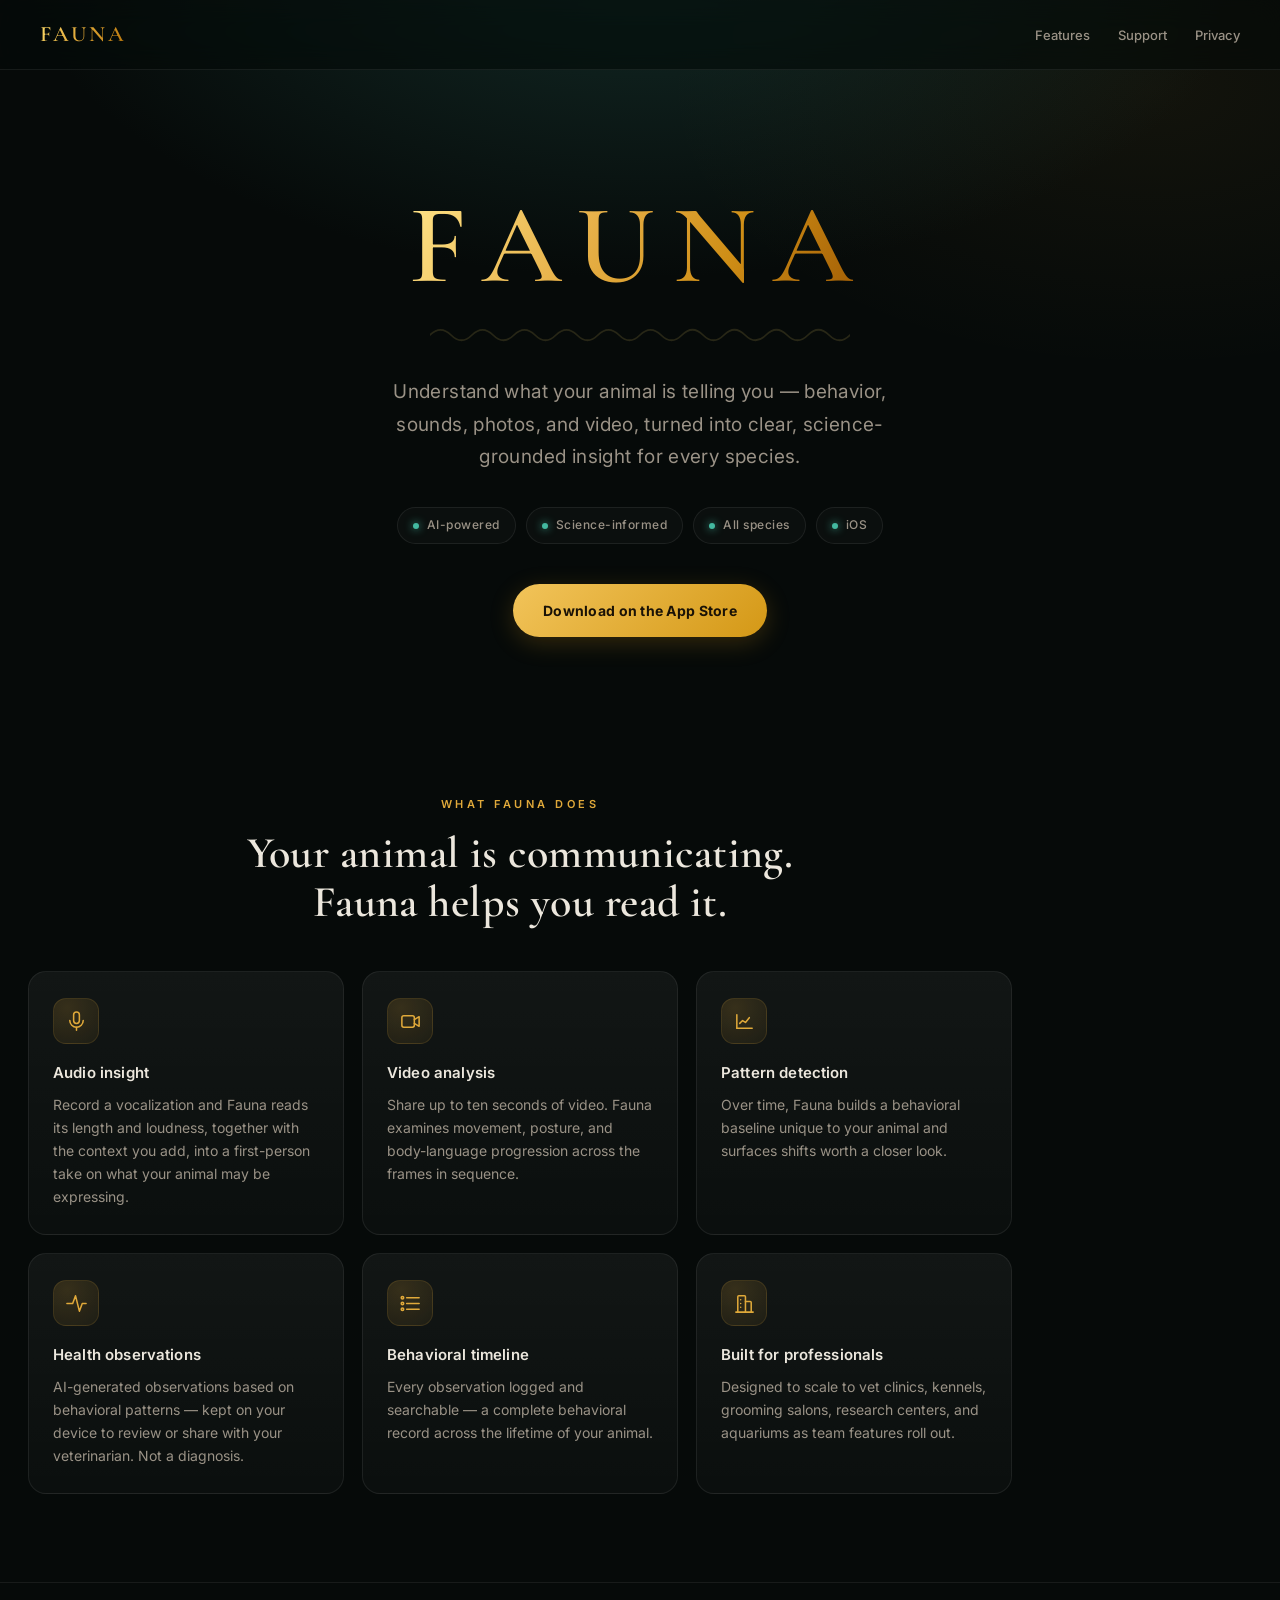
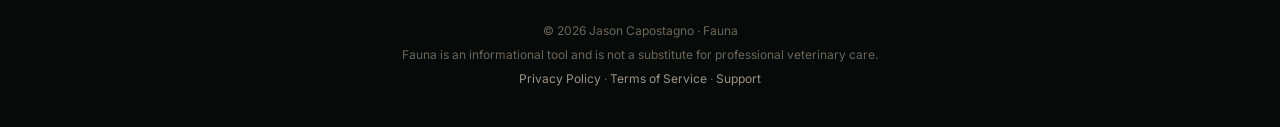
<file: index.html>
<!DOCTYPE html>
<html lang="en">
<head>
<meta charset="UTF-8">
<meta name="viewport" content="width=device-width, initial-scale=1.0">
<title>Fauna — Understand Animal Behavior</title>
<meta name="description" content="Fauna turns your animal's behavior, sounds, photos, and video into clear, science-grounded insight — for every species. iOS.">
<link rel="stylesheet" href="styles.css">
</head>
<body>

<nav class="nav">
  <a class="brand" href="index.html">FAUNA</a>
  <div class="links">
    <a href="#features">Features</a>
    <a href="support.html">Support</a>
    <a href="privacy.html">Privacy</a>
  </div>
</nav>

<header class="hero">
  <div class="wordmark">FAUNA</div>
  <svg class="wave" viewBox="0 0 480 32" fill="none" xmlns="http://www.w3.org/2000/svg" aria-hidden="true">
    <path d="M0 16 Q12 4, 24 16 Q36 28, 48 16 Q60 4, 72 16 Q84 28, 96 16 Q108 4, 120 16 Q132 28, 144 16 Q156 4, 168 16 Q180 28, 192 16 Q204 4, 216 16 Q228 28, 240 16 Q252 4, 264 16 Q276 28, 288 16 Q300 4, 312 16 Q324 28, 336 16 Q348 4, 360 16 Q372 28, 384 16 Q396 4, 408 16 Q420 28, 432 16 Q444 4, 456 16 Q468 28, 480 16" stroke="url(#gold)" stroke-width="2" stroke-linecap="round"/>
    <defs><linearGradient id="gold" x1="0" y1="0" x2="480" y2="0">
      <stop offset="0%" stop-color="#ffde6c" stop-opacity="0.15"/>
      <stop offset="30%" stop-color="#e0a93a" stop-opacity="0.9"/>
      <stop offset="70%" stop-color="#e0a93a" stop-opacity="0.9"/>
      <stop offset="100%" stop-color="#945002" stop-opacity="0.15"/>
    </linearGradient></defs>
  </svg>
  <p class="tagline">Understand what your animal is telling you — behavior, sounds, photos, and video, turned into clear, science-grounded insight for every species.</p>
  <div class="pills">
    <span class="pill">AI-powered</span>
    <span class="pill">Science-informed</span>
    <span class="pill">All species</span>
    <span class="pill">iOS</span>
  </div>
  <a class="btn" href="#">Download on the App Store</a>
</header>

<section class="section wide" id="features">
  <div class="section-head">
    <span class="eyebrow">What Fauna does</span>
    <h2 class="section-title">Your animal is communicating.<br>Fauna helps you read it.</h2>
  </div>
  <div class="grid">
    <div class="card">
      <div class="ic"><svg viewBox="0 0 24 24"><path d="M12 2a3 3 0 0 0-3 3v6a3 3 0 0 0 6 0V5a3 3 0 0 0-3-3Z"/><path d="M5 11a7 7 0 0 0 14 0"/><path d="M12 18v3"/></svg></div>
      <h3>Audio insight</h3>
      <p>Record a vocalization and Fauna reads its length and loudness, together with the context you add, into a first-person take on what your animal may be expressing.</p>
    </div>
    <div class="card">
      <div class="ic"><svg viewBox="0 0 24 24"><rect x="3" y="6" width="13" height="12" rx="2"/><path d="m16 10 5-3v10l-5-3"/></svg></div>
      <h3>Video analysis</h3>
      <p>Share up to ten seconds of video. Fauna examines movement, posture, and body-language progression across the frames in sequence.</p>
    </div>
    <div class="card">
      <div class="ic"><svg viewBox="0 0 24 24"><path d="M4 19V5"/><path d="M4 19h16"/><path d="m7 14 3-3 3 2 4-5"/></svg></div>
      <h3>Pattern detection</h3>
      <p>Over time, Fauna builds a behavioral baseline unique to your animal and surfaces shifts worth a closer look.</p>
    </div>
    <div class="card">
      <div class="ic"><svg viewBox="0 0 24 24"><path d="M22 12h-4l-3 8-4-16-3 8H2"/></svg></div>
      <h3>Health observations</h3>
      <p>AI-generated observations based on behavioral patterns — kept on your device to review or share with your veterinarian. Not a diagnosis.</p>
    </div>
    <div class="card">
      <div class="ic"><svg viewBox="0 0 24 24"><path d="M8 6h13M8 12h13M8 18h13"/><circle cx="3.6" cy="6" r="1.3"/><circle cx="3.6" cy="12" r="1.3"/><circle cx="3.6" cy="18" r="1.3"/></svg></div>
      <h3>Behavioral timeline</h3>
      <p>Every observation logged and searchable — a complete behavioral record across the lifetime of your animal.</p>
    </div>
    <div class="card">
      <div class="ic"><svg viewBox="0 0 24 24"><path d="M3 21h18"/><path d="M5 21V5a1 1 0 0 1 1-1h6a1 1 0 0 1 1 1v16"/><path d="M13 10h5a1 1 0 0 1 1 1v10"/><path d="M8 8h.01M8 12h.01M8 16h.01"/></svg></div>
      <h3>Built for professionals</h3>
      <p>Designed to scale to vet clinics, kennels, grooming salons, research centers, and aquariums as team features roll out.</p>
    </div>
  </div>
</section>

<footer>
  <p>© 2026 Jason Capostagno · Fauna</p>
  <p>Fauna is an informational tool and is not a substitute for professional veterinary care.</p>
  <p><a href="privacy.html">Privacy Policy</a> · <a href="terms.html">Terms of Service</a> · <a href="support.html">Support</a></p>
</footer>

</body>
</html>
</file>
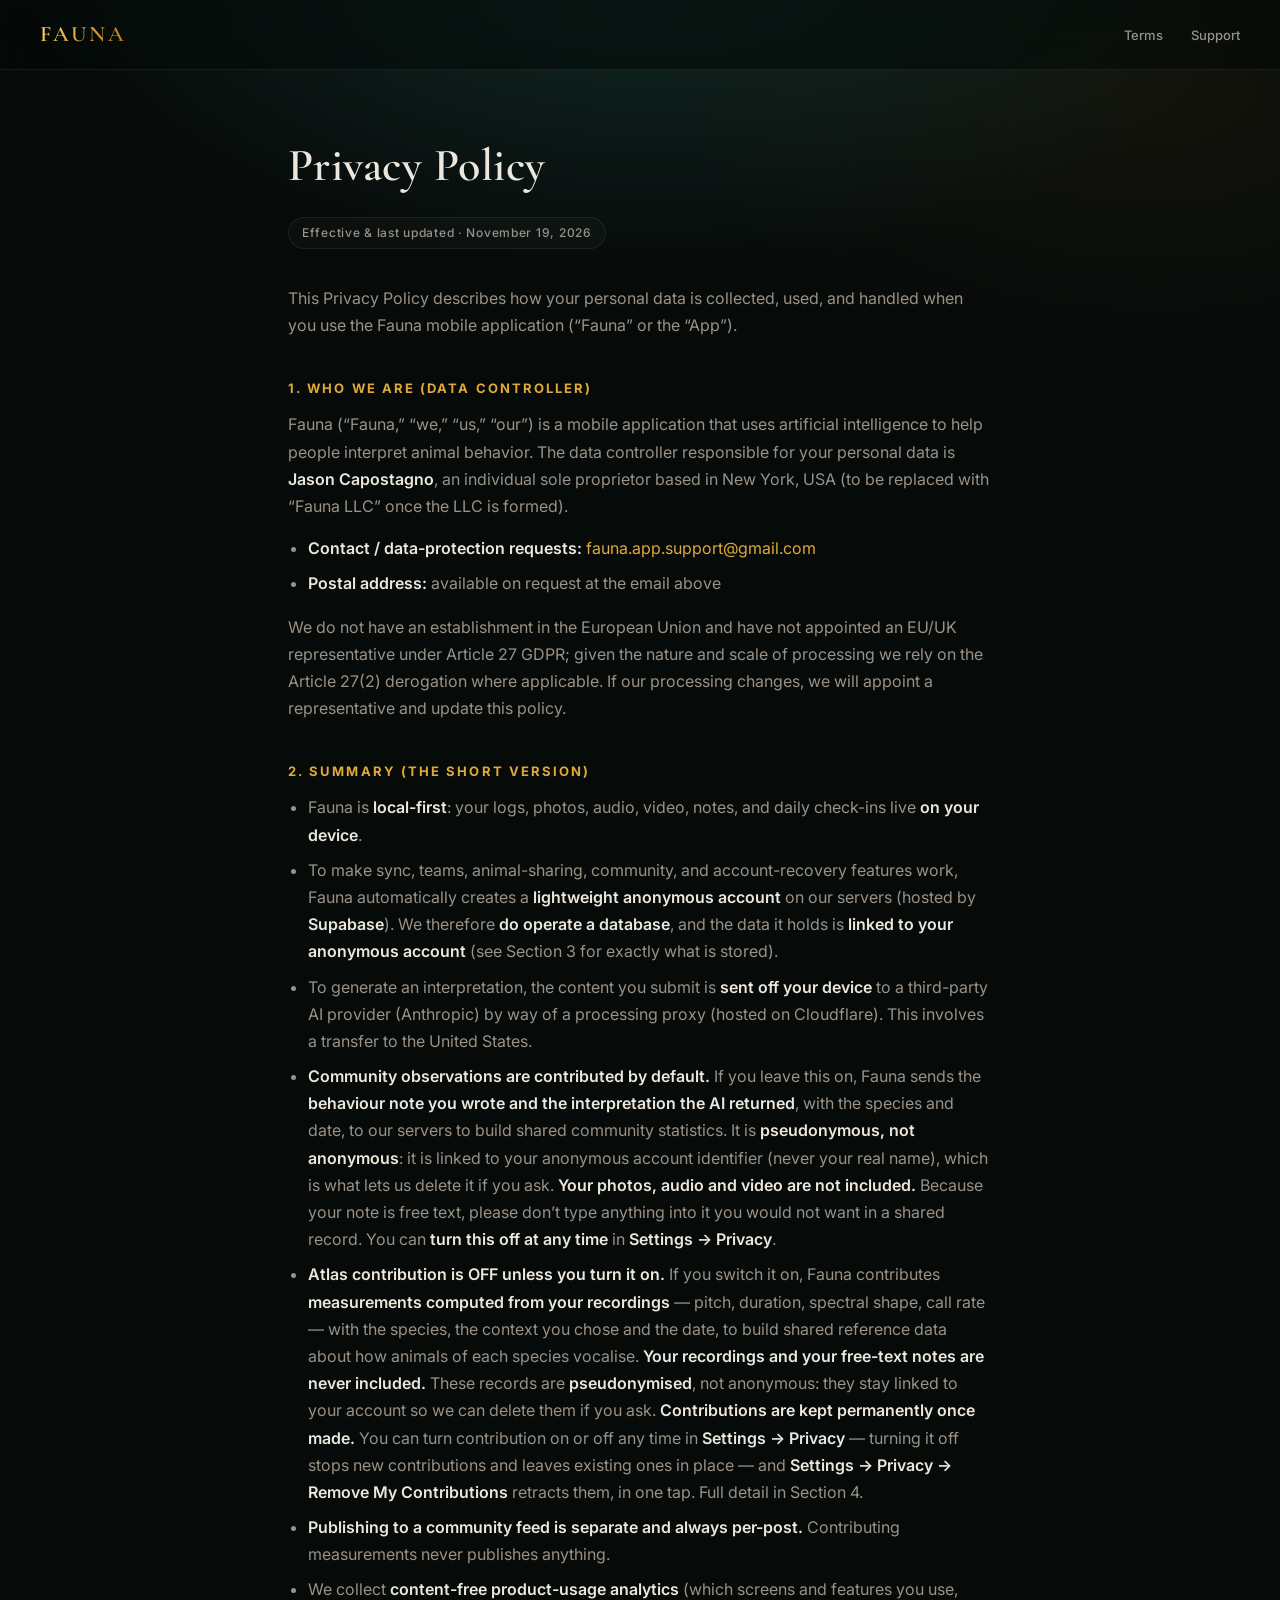
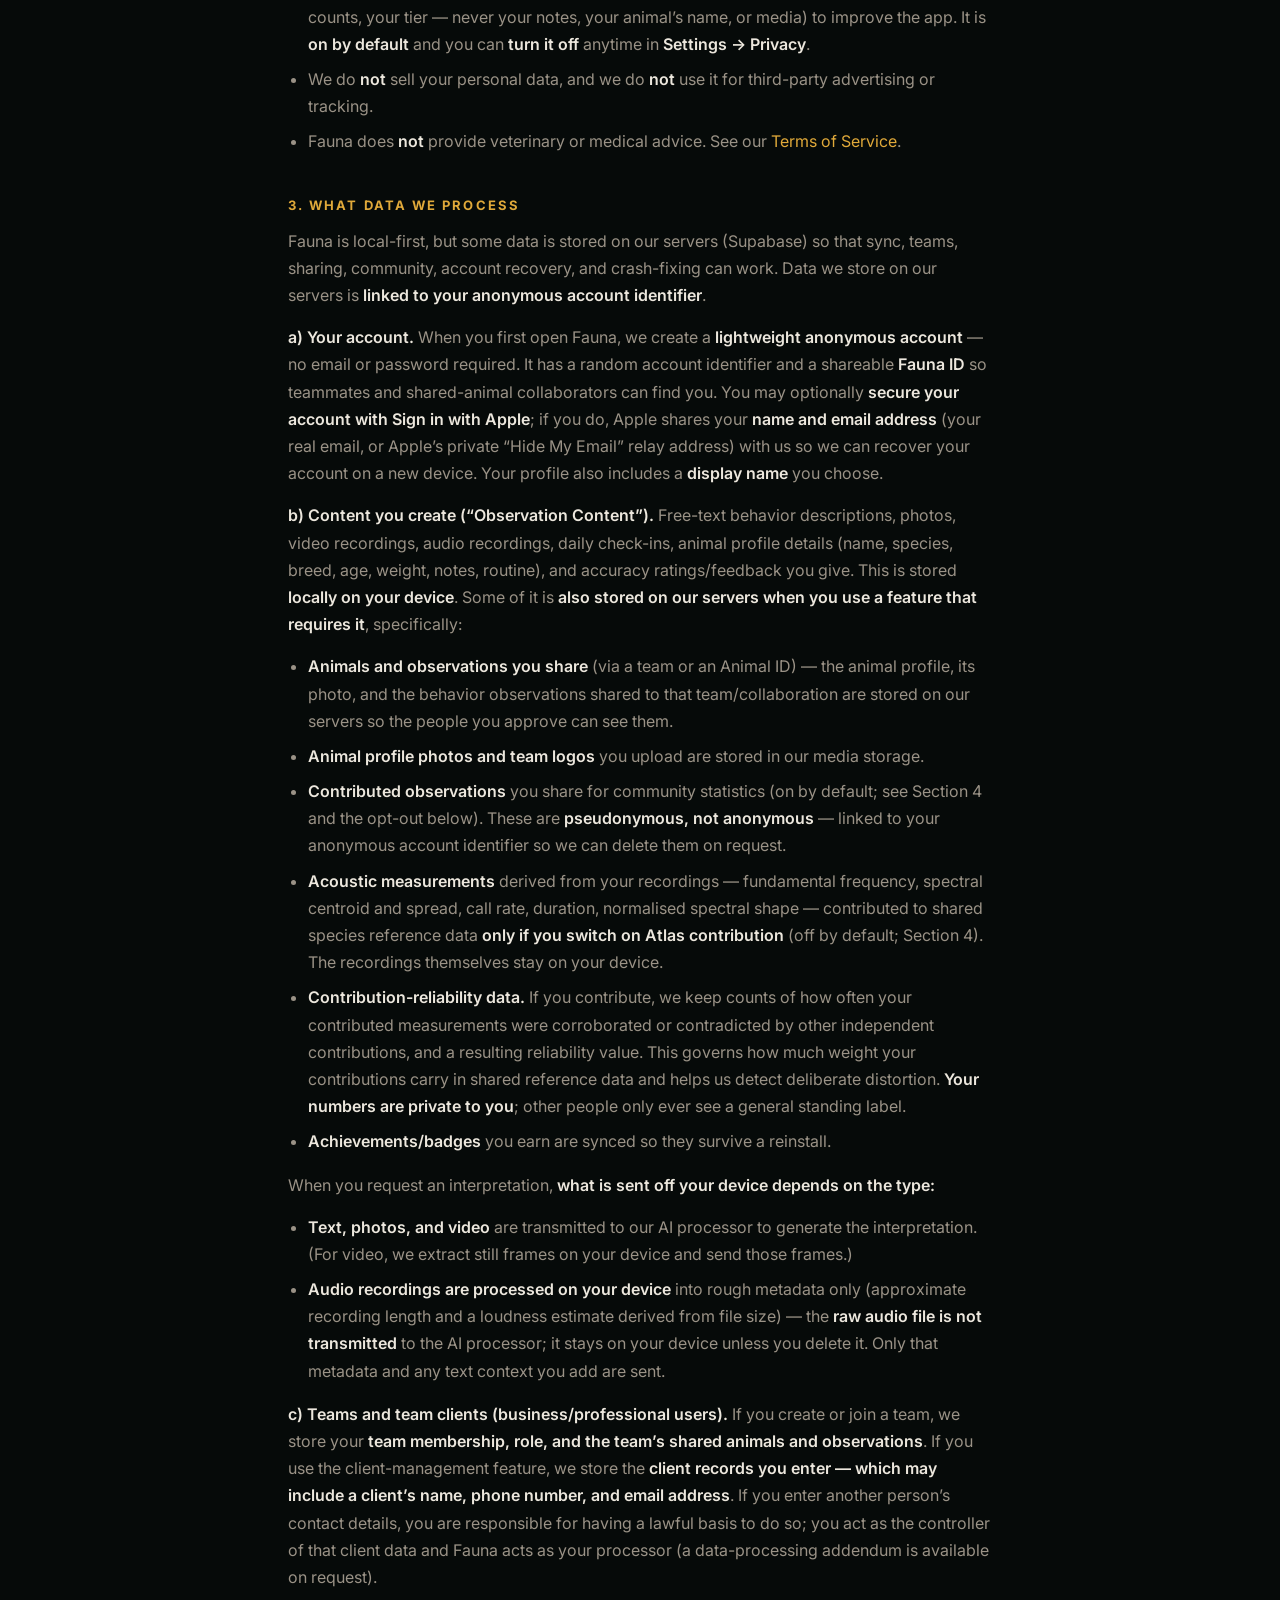
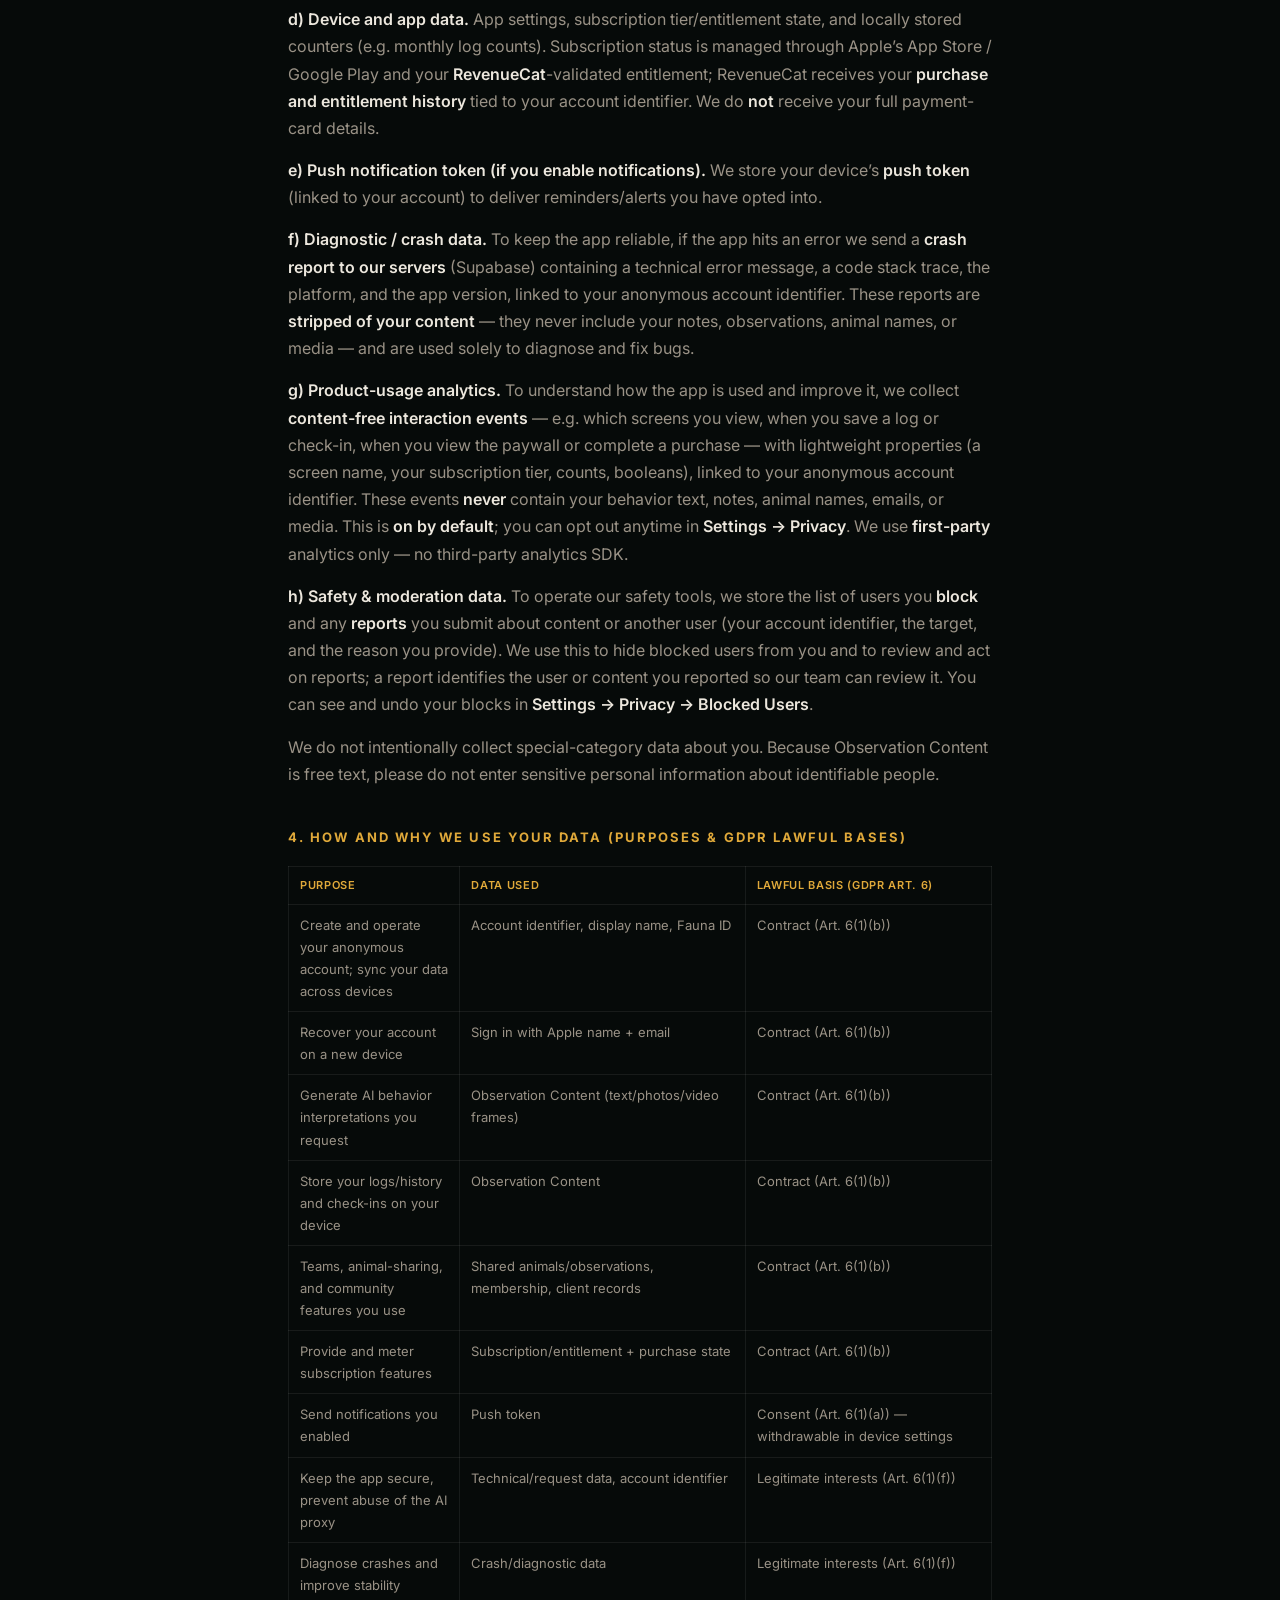
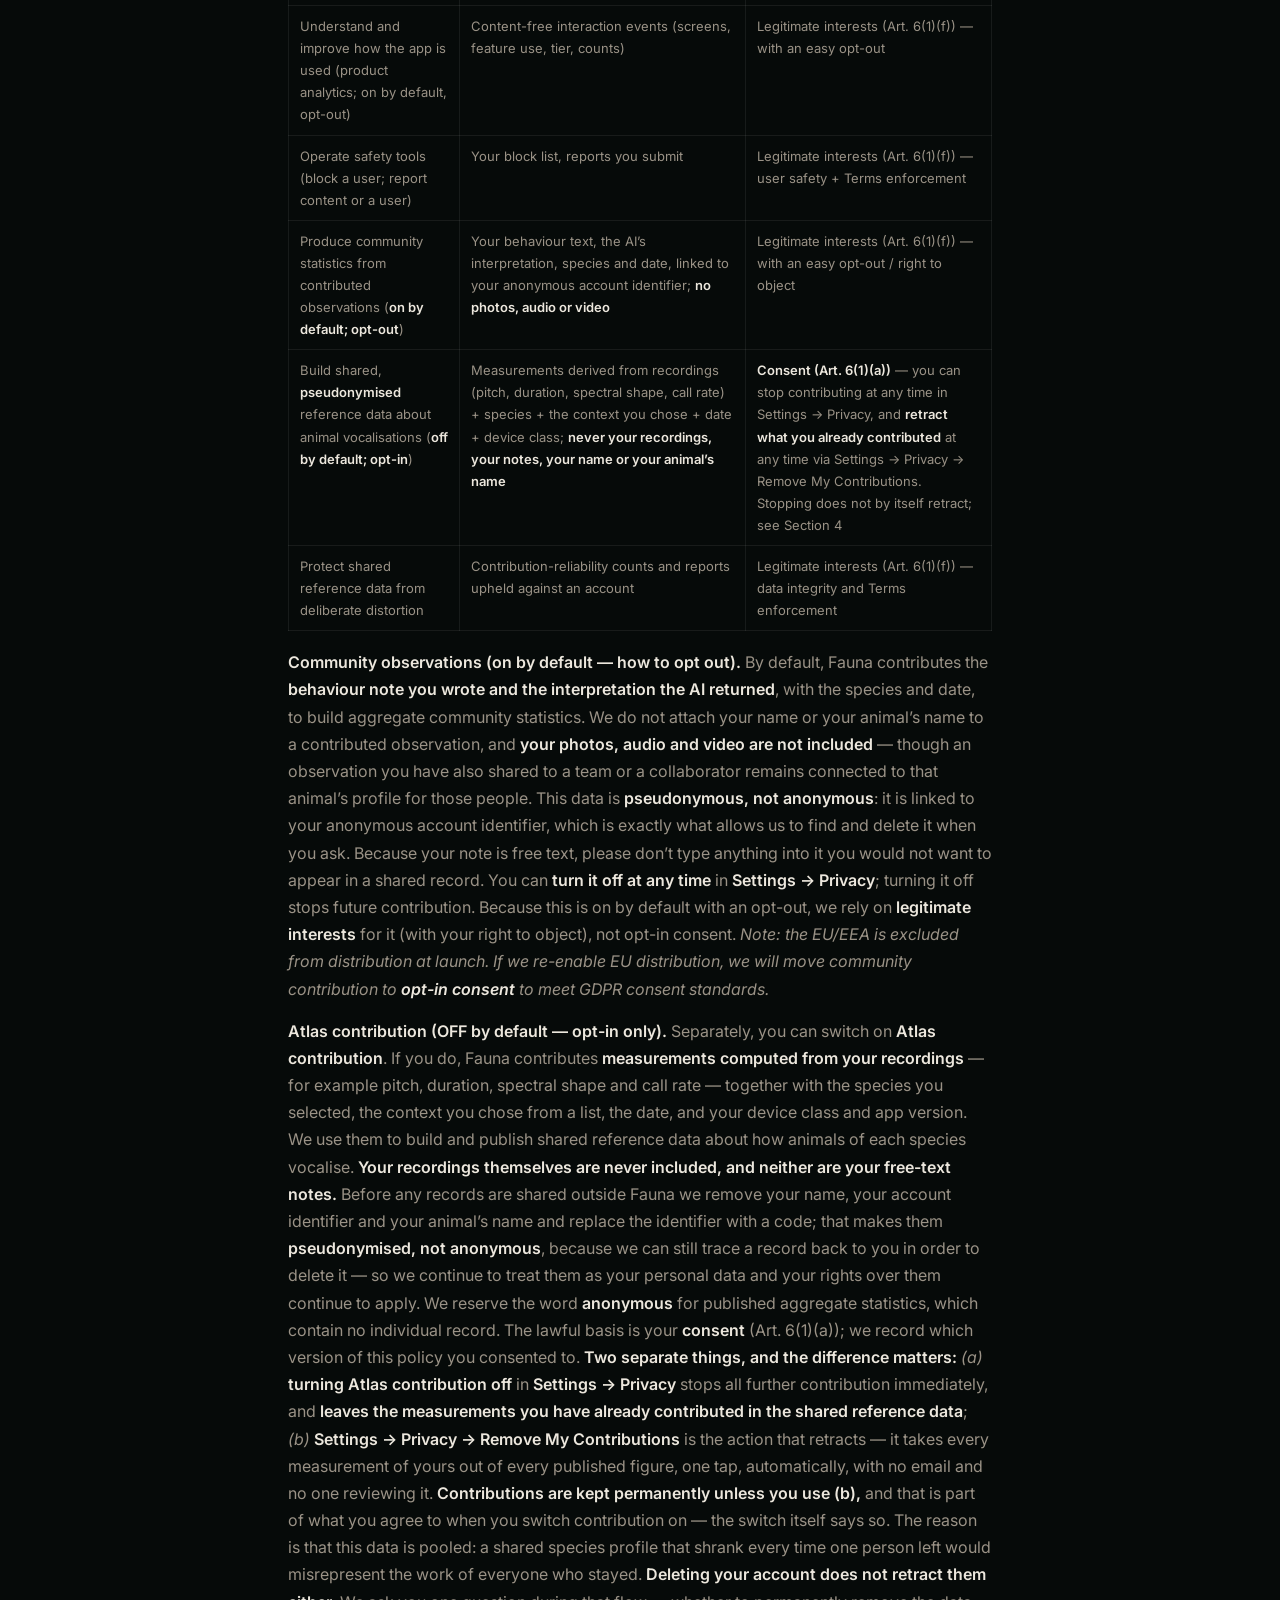
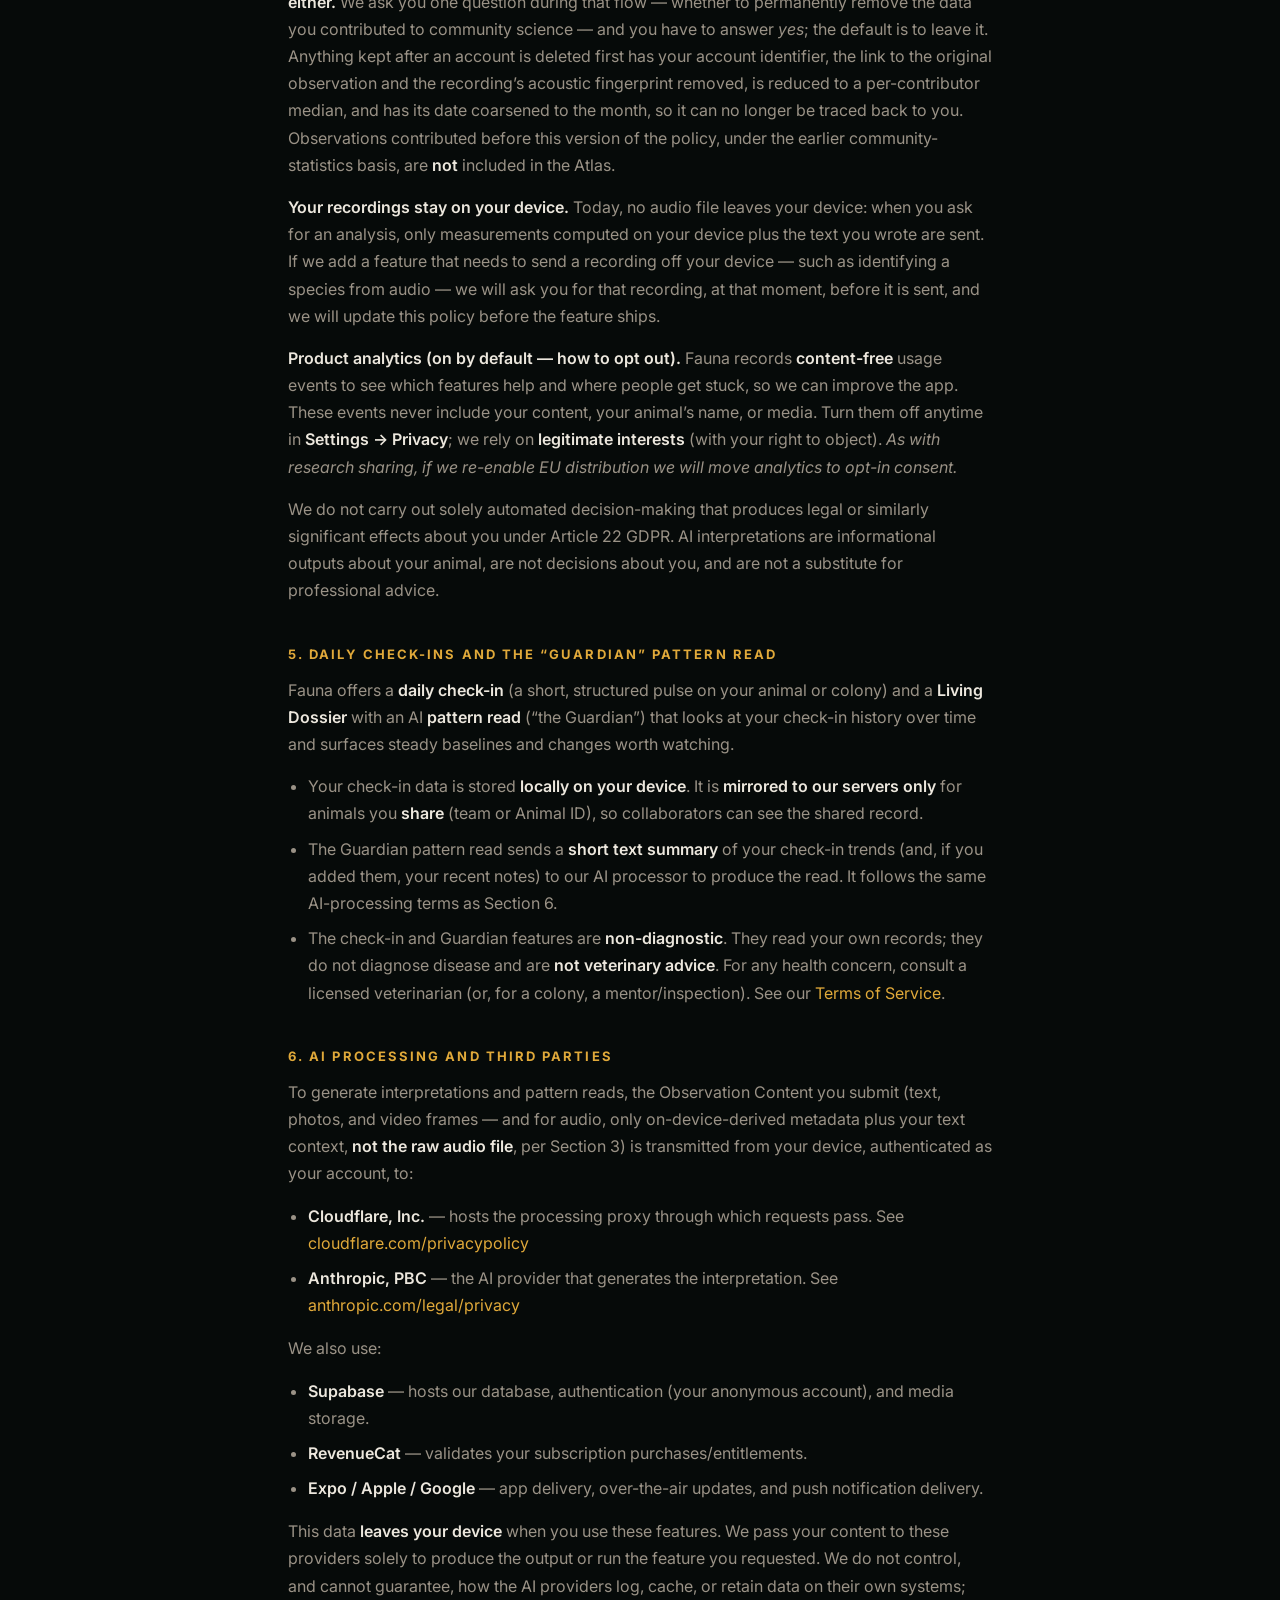
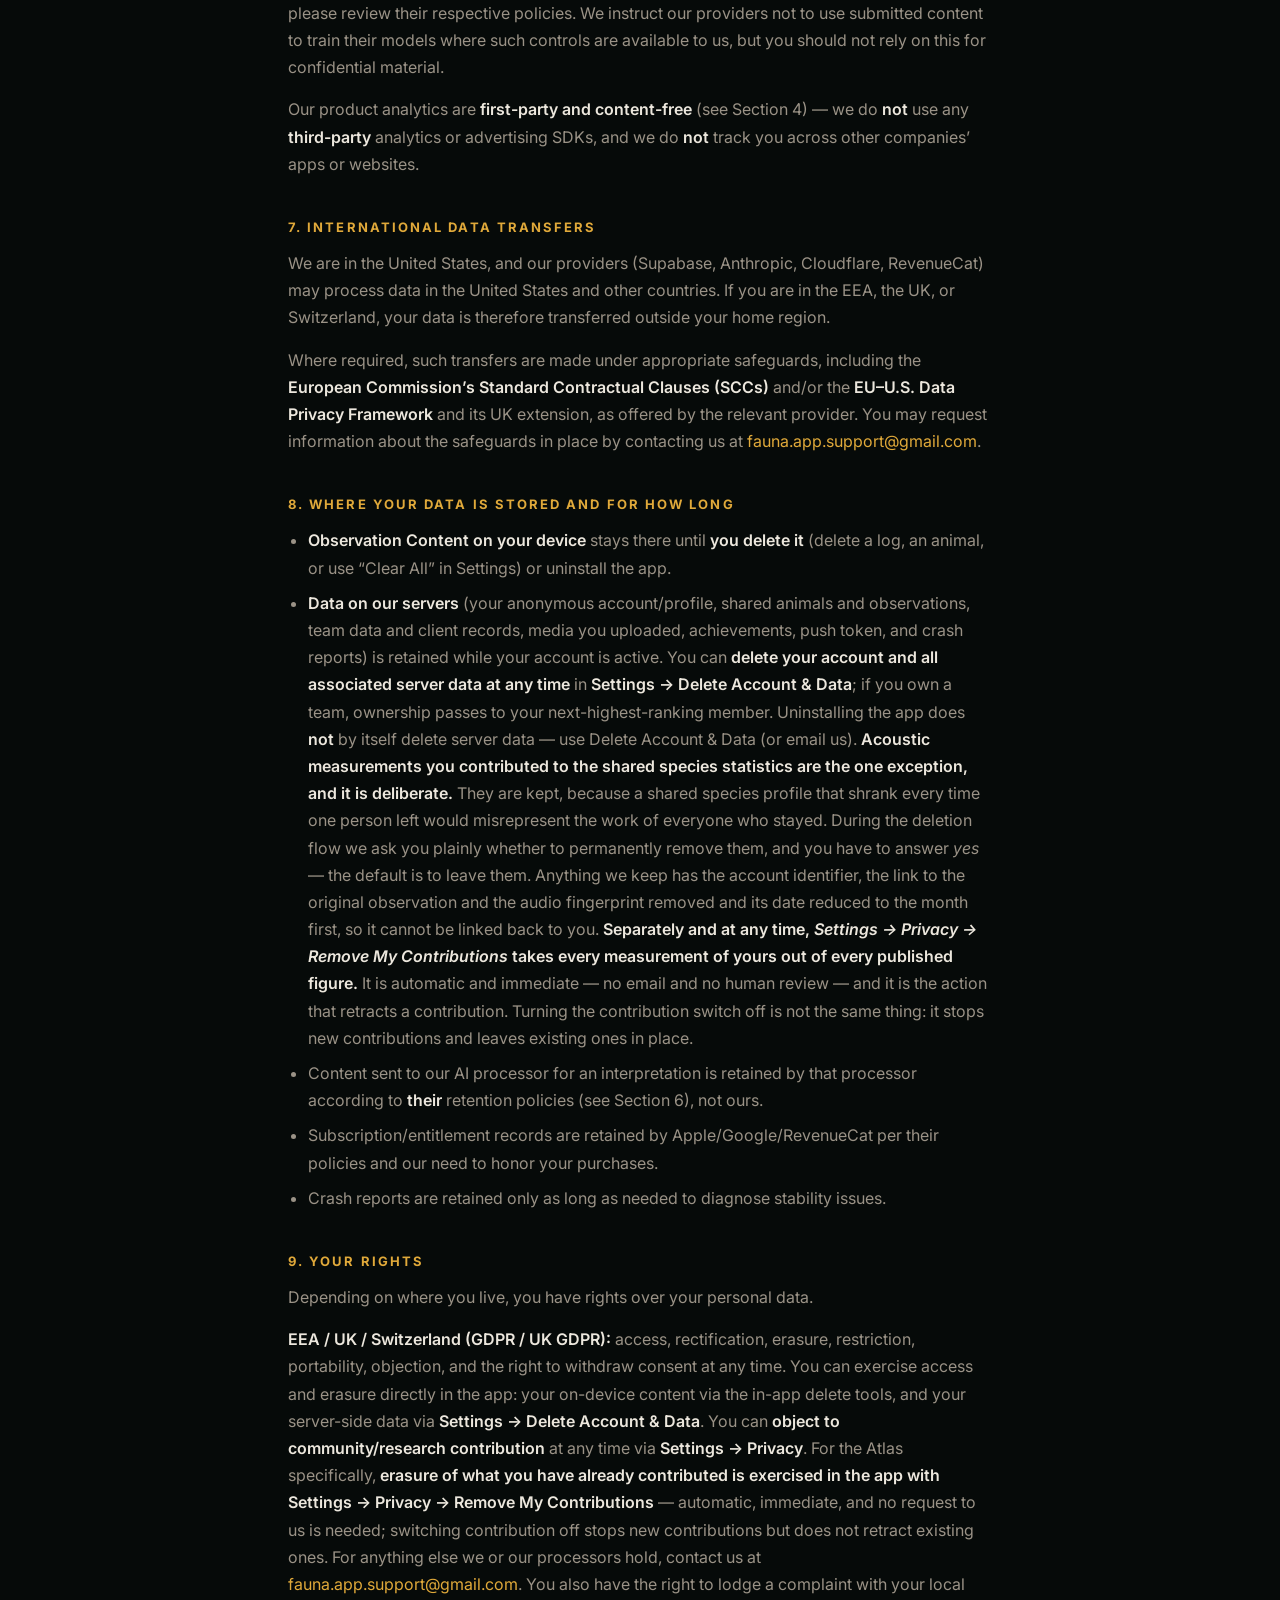
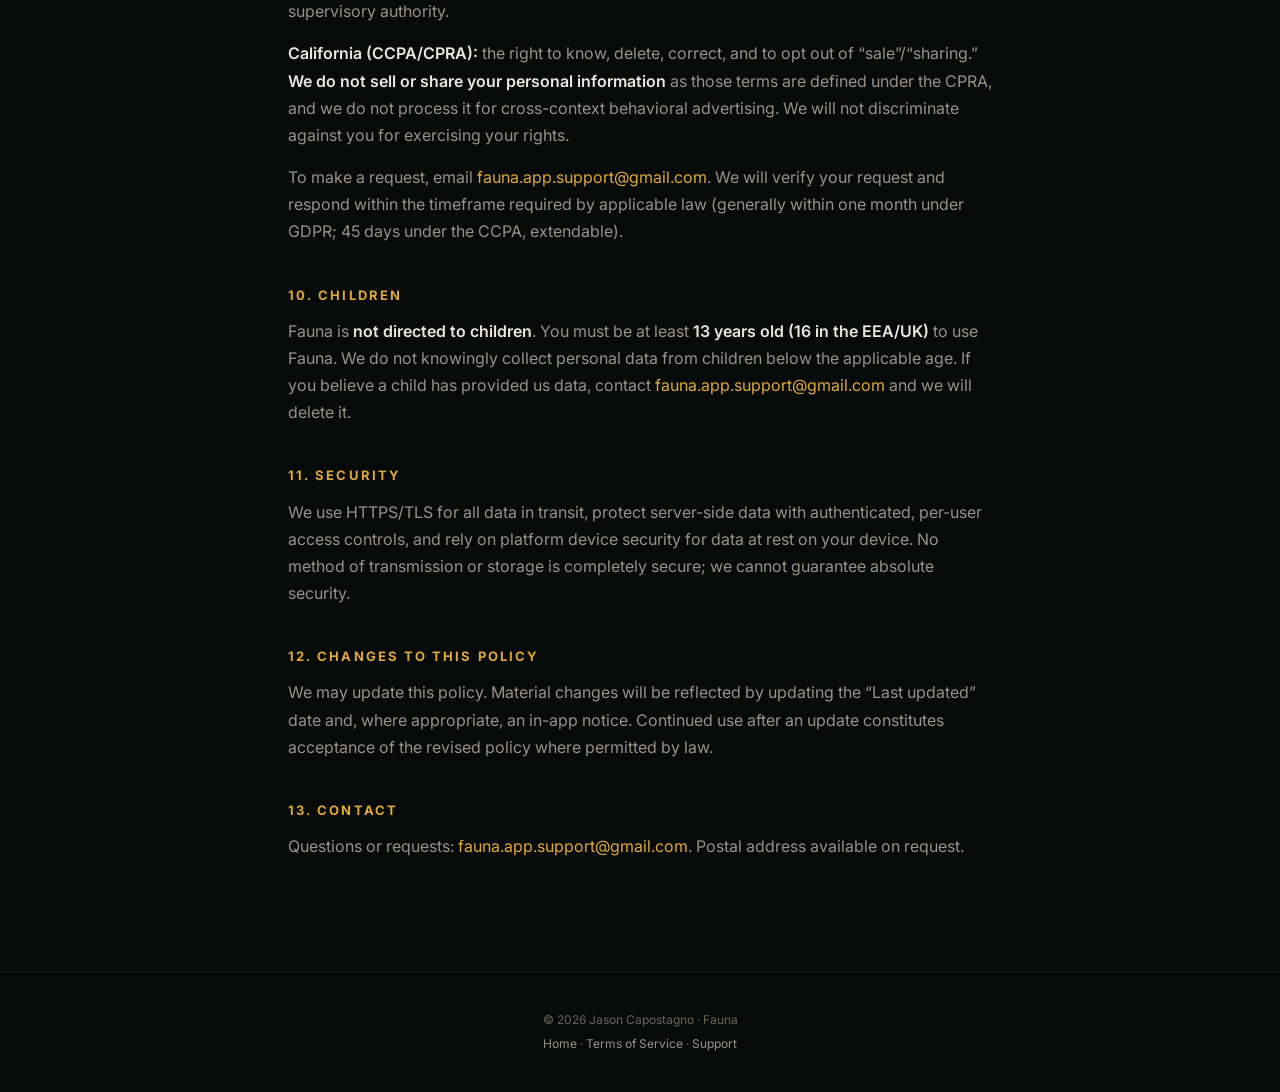
<file: privacy.html>
<!DOCTYPE html>
<html lang="en">
<head>
<meta charset="UTF-8">
<meta name="viewport" content="width=device-width, initial-scale=1.0">
<title>Privacy Policy — Fauna</title>
<link rel="stylesheet" href="styles.css">
</head>
<body>

<nav class="nav">
  <a class="brand" href="index.html">FAUNA</a>
  <div class="links"><a href="terms.html">Terms</a><a href="support.html">Support</a></div>
</nav>

<main class="wrap doc">
<h1>Privacy Policy</h1>
<div class="updated">Effective &amp; last updated · November 19, 2026</div>

<p>This Privacy Policy describes how your personal data is collected, used, and handled when you use the Fauna mobile application (“Fauna” or the “App”).</p>

<h2>1. Who we are (Data Controller)</h2>
<p>Fauna (“Fauna,” “we,” “us,” “our”) is a mobile application that uses artificial intelligence to help people interpret animal behavior. The data controller responsible for your personal data is <strong>Jason Capostagno</strong>, an individual sole proprietor based in New York, USA (to be replaced with “Fauna LLC” once the LLC is formed).</p>
<ul>
  <li><strong>Contact / data-protection requests:</strong> <a href="mailto:fauna.app.support@gmail.com">fauna.app.support@gmail.com</a></li>
  <li><strong>Postal address:</strong> available on request at the email above</li>
</ul>
<p>We do not have an establishment in the European Union and have not appointed an EU/UK representative under Article 27 GDPR; given the nature and scale of processing we rely on the Article 27(2) derogation where applicable. If our processing changes, we will appoint a representative and update this policy.</p>

<h2>2. Summary (the short version)</h2>
<ul>
  <li>Fauna is <strong>local-first</strong>: your logs, photos, audio, video, notes, and daily check-ins live <strong>on your device</strong>.</li>
  <li>To make sync, teams, animal-sharing, community, and account-recovery features work, Fauna automatically creates a <strong>lightweight anonymous account</strong> on our servers (hosted by <strong>Supabase</strong>). We therefore <strong>do operate a database</strong>, and the data it holds is <strong>linked to your anonymous account</strong> (see Section 3 for exactly what is stored).</li>
  <li>To generate an interpretation, the content you submit is <strong>sent off your device</strong> to a third-party AI provider (Anthropic) by way of a processing proxy (hosted on Cloudflare). This involves a transfer to the United States.</li>
  <li><strong>Community observations are contributed by default.</strong> If you leave this on, Fauna sends the <strong>behaviour note you wrote and the interpretation the AI returned</strong>, with the species and date, to our servers to build shared community statistics. It is <strong>pseudonymous, not anonymous</strong>: it is linked to your anonymous account identifier (never your real name), which is what lets us delete it if you ask. <strong>Your photos, audio and video are not included.</strong> Because your note is free text, please don’t type anything into it you would not want in a shared record. You can <strong>turn this off at any time</strong> in <strong>Settings → Privacy</strong>.</li>
<li><strong>Atlas contribution is OFF unless you turn it on.</strong> If you switch it on, Fauna contributes <strong>measurements computed from your recordings</strong> — pitch, duration, spectral shape, call rate — with the species, the context you chose and the date, to build shared reference data about how animals of each species vocalise. <strong>Your recordings and your free-text notes are never included.</strong> These records are <strong>pseudonymised</strong>, not anonymous: they stay linked to your account so we can delete them if you ask. <strong>Contributions are kept permanently once made.</strong> You can turn contribution on or off any time in <strong>Settings → Privacy</strong> — turning it off stops new contributions and leaves existing ones in place — and <strong>Settings → Privacy → Remove My Contributions</strong> retracts them, in one tap. Full detail in Section 4.</li>
<li><strong>Publishing to a community feed is separate and always per-post.</strong> Contributing measurements never publishes anything.</li>
  <li>We collect <strong>content-free product-usage analytics</strong> (which screens and features you use, counts, your tier — never your notes, your animal’s name, or media) to improve the app. It is <strong>on by default</strong> and you can <strong>turn it off</strong> anytime in <strong>Settings → Privacy</strong>.</li>
  <li>We do <strong>not</strong> sell your personal data, and we do <strong>not</strong> use it for third-party advertising or tracking.</li>
  <li>Fauna does <strong>not</strong> provide veterinary or medical advice. See our <a href="terms.html">Terms of Service</a>.</li>
</ul>

<h2>3. What data we process</h2>
<p>Fauna is local-first, but some data is stored on our servers (Supabase) so that sync, teams, sharing, community, account recovery, and crash-fixing can work. Data we store on our servers is <strong>linked to your anonymous account identifier</strong>.</p>
<p><strong>a) Your account.</strong> When you first open Fauna, we create a <strong>lightweight anonymous account</strong> — no email or password required. It has a random account identifier and a shareable <strong>Fauna ID</strong> so teammates and shared-animal collaborators can find you. You may optionally <strong>secure your account with Sign in with Apple</strong>; if you do, Apple shares your <strong>name and email address</strong> (your real email, or Apple’s private “Hide My Email” relay address) with us so we can recover your account on a new device. Your profile also includes a <strong>display name</strong> you choose.</p>
<p><strong>b) Content you create (“Observation Content”).</strong> Free-text behavior descriptions, photos, video recordings, audio recordings, daily check-ins, animal profile details (name, species, breed, age, weight, notes, routine), and accuracy ratings/feedback you give. This is stored <strong>locally on your device</strong>. Some of it is <strong>also stored on our servers when you use a feature that requires it</strong>, specifically:</p>
<ul>
  <li><strong>Animals and observations you share</strong> (via a team or an Animal ID) — the animal profile, its photo, and the behavior observations shared to that team/collaboration are stored on our servers so the people you approve can see them.</li>
  <li><strong>Animal profile photos and team logos</strong> you upload are stored in our media storage.</li>
  <li><strong>Contributed observations</strong> you share for community statistics (on by default; see Section 4 and the opt-out below). These are <strong>pseudonymous, not anonymous</strong> — linked to your anonymous account identifier so we can delete them on request.</li>
<li><strong>Acoustic measurements</strong> derived from your recordings — fundamental frequency, spectral centroid and spread, call rate, duration, normalised spectral shape — contributed to shared species reference data <strong>only if you switch on Atlas contribution</strong> (off by default; Section 4). The recordings themselves stay on your device.</li>
<li><strong>Contribution-reliability data.</strong> If you contribute, we keep counts of how often your contributed measurements were corroborated or contradicted by other independent contributions, and a resulting reliability value. This governs how much weight your contributions carry in shared reference data and helps us detect deliberate distortion. <strong>Your numbers are private to you</strong>; other people only ever see a general standing label.</li>
  <li><strong>Achievements/badges</strong> you earn are synced so they survive a reinstall.</li>
</ul>
<p>When you request an interpretation, <strong>what is sent off your device depends on the type:</strong></p>
<ul>
  <li><strong>Text, photos, and video</strong> are transmitted to our AI processor to generate the interpretation. (For video, we extract still frames on your device and send those frames.)</li>
  <li><strong>Audio recordings are processed on your device</strong> into rough metadata only (approximate recording length and a loudness estimate derived from file size) — the <strong>raw audio file is not transmitted</strong> to the AI processor; it stays on your device unless you delete it. Only that metadata and any text context you add are sent.</li>
</ul>
<p><strong>c) Teams and team clients (business/professional users).</strong> If you create or join a team, we store your <strong>team membership, role, and the team’s shared animals and observations</strong>. If you use the client-management feature, we store the <strong>client records you enter — which may include a client’s name, phone number, and email address</strong>. If you enter another person’s contact details, you are responsible for having a lawful basis to do so; you act as the controller of that client data and Fauna acts as your processor (a data-processing addendum is available on request).</p>
<p><strong>d) Device and app data.</strong> App settings, subscription tier/entitlement state, and locally stored counters (e.g. monthly log counts). Subscription status is managed through Apple’s App Store / Google Play and your <strong>RevenueCat</strong>-validated entitlement; RevenueCat receives your <strong>purchase and entitlement history</strong> tied to your account identifier. We do <strong>not</strong> receive your full payment-card details.</p>
<p><strong>e) Push notification token (if you enable notifications).</strong> We store your device’s <strong>push token</strong> (linked to your account) to deliver reminders/alerts you have opted into.</p>
<p><strong>f) Diagnostic / crash data.</strong> To keep the app reliable, if the app hits an error we send a <strong>crash report to our servers</strong> (Supabase) containing a technical error message, a code stack trace, the platform, and the app version, linked to your anonymous account identifier. These reports are <strong>stripped of your content</strong> — they never include your notes, observations, animal names, or media — and are used solely to diagnose and fix bugs.</p>
<p><strong>g) Product-usage analytics.</strong> To understand how the app is used and improve it, we collect <strong>content-free interaction events</strong> — e.g. which screens you view, when you save a log or check-in, when you view the paywall or complete a purchase — with lightweight properties (a screen name, your subscription tier, counts, booleans), linked to your anonymous account identifier. These events <strong>never</strong> contain your behavior text, notes, animal names, emails, or media. This is <strong>on by default</strong>; you can opt out anytime in <strong>Settings → Privacy</strong>. We use <strong>first-party</strong> analytics only — no third-party analytics SDK.</p>
<p><strong>h) Safety &amp; moderation data.</strong> To operate our safety tools, we store the list of users you <strong>block</strong> and any <strong>reports</strong> you submit about content or another user (your account identifier, the target, and the reason you provide). We use this to hide blocked users from you and to review and act on reports; a report identifies the user or content you reported so our team can review it. You can see and undo your blocks in <strong>Settings → Privacy → Blocked Users</strong>.</p>
<p>We do not intentionally collect special-category data about you. Because Observation Content is free text, please do not enter sensitive personal information about identifiable people.</p>

<h2>4. How and why we use your data (purposes &amp; GDPR lawful bases)</h2>
<table>
  <tr><th>Purpose</th><th>Data used</th><th>Lawful basis (GDPR Art. 6)</th></tr>
  <tr><td>Create and operate your anonymous account; sync your data across devices</td><td>Account identifier, display name, Fauna ID</td><td>Contract (Art. 6(1)(b))</td></tr>
  <tr><td>Recover your account on a new device</td><td>Sign in with Apple name + email</td><td>Contract (Art. 6(1)(b))</td></tr>
  <tr><td>Generate AI behavior interpretations you request</td><td>Observation Content (text/photos/video frames)</td><td>Contract (Art. 6(1)(b))</td></tr>
  <tr><td>Store your logs/history and check-ins on your device</td><td>Observation Content</td><td>Contract (Art. 6(1)(b))</td></tr>
  <tr><td>Teams, animal-sharing, and community features you use</td><td>Shared animals/observations, membership, client records</td><td>Contract (Art. 6(1)(b))</td></tr>
  <tr><td>Provide and meter subscription features</td><td>Subscription/entitlement + purchase state</td><td>Contract (Art. 6(1)(b))</td></tr>
  <tr><td>Send notifications you enabled</td><td>Push token</td><td>Consent (Art. 6(1)(a)) — withdrawable in device settings</td></tr>
  <tr><td>Keep the app secure, prevent abuse of the AI proxy</td><td>Technical/request data, account identifier</td><td>Legitimate interests (Art. 6(1)(f))</td></tr>
  <tr><td>Diagnose crashes and improve stability</td><td>Crash/diagnostic data</td><td>Legitimate interests (Art. 6(1)(f))</td></tr>
  <tr><td>Understand and improve how the app is used (product analytics; on by default, opt-out)</td><td>Content-free interaction events (screens, feature use, tier, counts)</td><td>Legitimate interests (Art. 6(1)(f)) — with an easy opt-out</td></tr>
  <tr><td>Operate safety tools (block a user; report content or a user)</td><td>Your block list, reports you submit</td><td>Legitimate interests (Art. 6(1)(f)) — user safety + Terms enforcement</td></tr>
  <tr><td>Produce community statistics from contributed observations (<strong>on by default; opt-out</strong>)</td><td>Your behaviour text, the AI’s interpretation, species and date, linked to your anonymous account identifier; <strong>no photos, audio or video</strong></td><td>Legitimate interests (Art. 6(1)(f)) — with an easy opt-out / right to object</td></tr>
<tr><td>Build shared, <strong>pseudonymised</strong> reference data about animal vocalisations (<strong>off by default; opt-in</strong>)</td><td>Measurements derived from recordings (pitch, duration, spectral shape, call rate) + species + the context you chose + date + device class; <strong>never your recordings, your notes, your name or your animal’s name</strong></td><td><strong>Consent (Art. 6(1)(a))</strong> — you can stop contributing at any time in Settings → Privacy, and <strong>retract what you already contributed</strong> at any time via Settings → Privacy → Remove My Contributions. Stopping does not by itself retract; see Section 4</td></tr>
<tr><td>Protect shared reference data from deliberate distortion</td><td>Contribution-reliability counts and reports upheld against an account</td><td>Legitimate interests (Art. 6(1)(f)) — data integrity and Terms enforcement</td></tr>
</table>
<p><strong>Community observations (on by default — how to opt out).</strong> By default, Fauna contributes the <strong>behaviour note you wrote and the interpretation the AI returned</strong>, with the species and date, to build aggregate community statistics. We do not attach your name or your animal’s name to a contributed observation, and <strong>your photos, audio and video are not included</strong> — though an observation you have also shared to a team or a collaborator remains connected to that animal’s profile for those people. This data is <strong>pseudonymous, not anonymous</strong>: it is linked to your anonymous account identifier, which is exactly what allows us to find and delete it when you ask. Because your note is free text, please don’t type anything into it you would not want to appear in a shared record. You can <strong>turn it off at any time</strong> in <strong>Settings → Privacy</strong>; turning it off stops future contribution. Because this is on by default with an opt-out, we rely on <strong>legitimate interests</strong> for it (with your right to object), not opt-in consent. <em>Note: the EU/EEA is excluded from distribution at launch. If we re-enable EU distribution, we will move community contribution to <strong>opt-in consent</strong> to meet GDPR consent standards.</em></p>

<p><strong>Atlas contribution (OFF by default — opt-in only).</strong> Separately, you can switch on <strong>Atlas contribution</strong>. If you do, Fauna contributes <strong>measurements computed from your recordings</strong> — for example pitch, duration, spectral shape and call rate — together with the species you selected, the context you chose from a list, the date, and your device class and app version. We use them to build and publish shared reference data about how animals of each species vocalise. <strong>Your recordings themselves are never included, and neither are your free-text notes.</strong> Before any records are shared outside Fauna we remove your name, your account identifier and your animal’s name and replace the identifier with a code; that makes them <strong>pseudonymised, not anonymous</strong>, because we can still trace a record back to you in order to delete it — so we continue to treat them as your personal data and your rights over them continue to apply. We reserve the word <strong>anonymous</strong> for published aggregate statistics, which contain no individual record. The lawful basis is your <strong>consent</strong> (Art. 6(1)(a)); we record which version of this policy you consented to. <strong>Two separate things, and the difference matters:</strong> <em>(a)</em> <strong>turning Atlas contribution off</strong> in <strong>Settings &rarr; Privacy</strong> stops all further contribution immediately, and <strong>leaves the measurements you have already contributed in the shared reference data</strong>; <em>(b)</em> <strong>Settings &rarr; Privacy &rarr; Remove My Contributions</strong> is the action that retracts &mdash; it takes every measurement of yours out of every published figure, one tap, automatically, with no email and no one reviewing it. <strong>Contributions are kept permanently unless you use (b),</strong> and that is part of what you agree to when you switch contribution on &mdash; the switch itself says so. The reason is that this data is pooled: a shared species profile that shrank every time one person left would misrepresent the work of everyone who stayed. <strong>Deleting your account does not retract them either.</strong> We ask you one question during that flow &mdash; whether to permanently remove the data you contributed to community science &mdash; and you have to answer <em>yes</em>; the default is to leave it. Anything kept after an account is deleted first has your account identifier, the link to the original observation and the recording&rsquo;s acoustic fingerprint removed, is reduced to a per-contributor median, and has its date coarsened to the month, so it can no longer be traced back to you. Observations contributed before this version of the policy, under the earlier community-statistics basis, are <strong>not</strong> included in the Atlas.</p>

<p><strong>Your recordings stay on your device.</strong> Today, no audio file leaves your device: when you ask for an analysis, only measurements computed on your device plus the text you wrote are sent. If we add a feature that needs to send a recording off your device — such as identifying a species from audio — we will ask you for that recording, at that moment, before it is sent, and we will update this policy before the feature ships.</p>
<p><strong>Product analytics (on by default — how to opt out).</strong> Fauna records <strong>content-free</strong> usage events to see which features help and where people get stuck, so we can improve the app. These events never include your content, your animal’s name, or media. Turn them off anytime in <strong>Settings → Privacy</strong>; we rely on <strong>legitimate interests</strong> (with your right to object). <em>As with research sharing, if we re-enable EU distribution we will move analytics to opt-in consent.</em></p>
<p>We do not carry out solely automated decision-making that produces legal or similarly significant effects about you under Article 22 GDPR. AI interpretations are informational outputs about your animal, are not decisions about you, and are not a substitute for professional advice.</p>

<h2>5. Daily check-ins and the “Guardian” pattern read</h2>
<p>Fauna offers a <strong>daily check-in</strong> (a short, structured pulse on your animal or colony) and a <strong>Living Dossier</strong> with an AI <strong>pattern read</strong> (“the Guardian”) that looks at your check-in history over time and surfaces steady baselines and changes worth watching.</p>
<ul>
  <li>Your check-in data is stored <strong>locally on your device</strong>. It is <strong>mirrored to our servers only</strong> for animals you <strong>share</strong> (team or Animal ID), so collaborators can see the shared record.</li>
  <li>The Guardian pattern read sends a <strong>short text summary</strong> of your check-in trends (and, if you added them, your recent notes) to our AI processor to produce the read. It follows the same AI-processing terms as Section 6.</li>
  <li>The check-in and Guardian features are <strong>non-diagnostic</strong>. They read your own records; they do not diagnose disease and are <strong>not veterinary advice</strong>. For any health concern, consult a licensed veterinarian (or, for a colony, a mentor/inspection). See our <a href="terms.html">Terms of Service</a>.</li>
</ul>

<h2>6. AI processing and third parties</h2>
<p>To generate interpretations and pattern reads, the Observation Content you submit (text, photos, and video frames — and for audio, only on-device-derived metadata plus your text context, <strong>not the raw audio file</strong>, per Section 3) is transmitted from your device, authenticated as your account, to:</p>
<ul>
  <li><strong>Cloudflare, Inc.</strong> — hosts the processing proxy through which requests pass. See <a href="https://www.cloudflare.com/privacypolicy/" target="_blank" rel="noopener">cloudflare.com/privacypolicy</a></li>
  <li><strong>Anthropic, PBC</strong> — the AI provider that generates the interpretation. See <a href="https://www.anthropic.com/legal/privacy" target="_blank" rel="noopener">anthropic.com/legal/privacy</a></li>
</ul>
<p>We also use:</p>
<ul>
  <li><strong>Supabase</strong> — hosts our database, authentication (your anonymous account), and media storage.</li>
  <li><strong>RevenueCat</strong> — validates your subscription purchases/entitlements.</li>
  <li><strong>Expo / Apple / Google</strong> — app delivery, over-the-air updates, and push notification delivery.</li>
</ul>
<p>This data <strong>leaves your device</strong> when you use these features. We pass your content to these providers solely to produce the output or run the feature you requested. We do not control, and cannot guarantee, how the AI providers log, cache, or retain data on their own systems; please review their respective policies. We instruct our providers not to use submitted content to train their models where such controls are available to us, but you should not rely on this for confidential material.</p>
<p>Our product analytics are <strong>first-party and content-free</strong> (see Section 4) — we do <strong>not</strong> use any <strong>third-party</strong> analytics or advertising SDKs, and we do <strong>not</strong> track you across other companies’ apps or websites.</p>

<h2>7. International data transfers</h2>
<p>We are in the United States, and our providers (Supabase, Anthropic, Cloudflare, RevenueCat) may process data in the United States and other countries. If you are in the EEA, the UK, or Switzerland, your data is therefore transferred outside your home region.</p>
<p>Where required, such transfers are made under appropriate safeguards, including the <strong>European Commission’s Standard Contractual Clauses (SCCs)</strong> and/or the <strong>EU–U.S. Data Privacy Framework</strong> and its UK extension, as offered by the relevant provider. You may request information about the safeguards in place by contacting us at <a href="mailto:fauna.app.support@gmail.com">fauna.app.support@gmail.com</a>.</p>

<h2>8. Where your data is stored and for how long</h2>
<ul>
  <li><strong>Observation Content on your device</strong> stays there until <strong>you delete it</strong> (delete a log, an animal, or use “Clear All” in Settings) or uninstall the app.</li>
  <li><strong>Data on our servers</strong> (your anonymous account/profile, shared animals and observations, team data and client records, media you uploaded, achievements, push token, and crash reports) is retained while your account is active. You can <strong>delete your account and all associated server data at any time</strong> in <strong>Settings → Delete Account &amp; Data</strong>; if you own a team, ownership passes to your next-highest-ranking member. Uninstalling the app does <strong>not</strong> by itself delete server data — use Delete Account &amp; Data (or email us). <strong>Acoustic measurements you contributed to the shared species statistics are the one exception, and it is deliberate.</strong> They are kept, because a shared species profile that shrank every time one person left would misrepresent the work of everyone who stayed. During the deletion flow we ask you plainly whether to permanently remove them, and you have to answer <em>yes</em> &mdash; the default is to leave them. Anything we keep has the account identifier, the link to the original observation and the audio fingerprint removed and its date reduced to the month first, so it cannot be linked back to you. <strong>Separately and at any time, <em>Settings &rarr; Privacy &rarr; Remove My Contributions</em> takes every measurement of yours out of every published figure.</strong> It is automatic and immediate &mdash; no email and no human review &mdash; and it is the action that retracts a contribution. Turning the contribution switch off is not the same thing: it stops new contributions and leaves existing ones in place.</li>
  <li>Content sent to our AI processor for an interpretation is retained by that processor according to <strong>their</strong> retention policies (see Section 6), not ours.</li>
  <li>Subscription/entitlement records are retained by Apple/Google/RevenueCat per their policies and our need to honor your purchases.</li>
  <li>Crash reports are retained only as long as needed to diagnose stability issues.</li>
</ul>

<h2>9. Your rights</h2>
<p>Depending on where you live, you have rights over your personal data.</p>
<p><strong>EEA / UK / Switzerland (GDPR / UK GDPR):</strong> access, rectification, erasure, restriction, portability, objection, and the right to withdraw consent at any time. You can exercise access and erasure directly in the app: your on-device content via the in-app delete tools, and your server-side data via <strong>Settings → Delete Account &amp; Data</strong>. You can <strong>object to community/research contribution</strong> at any time via <strong>Settings → Privacy</strong>. For the Atlas specifically, <strong>erasure of what you have already contributed is exercised in the app with Settings → Privacy → Remove My Contributions</strong> — automatic, immediate, and no request to us is needed; switching contribution off stops new contributions but does not retract existing ones. For anything else we or our processors hold, contact us at <a href="mailto:fauna.app.support@gmail.com">fauna.app.support@gmail.com</a>. You also have the right to lodge a complaint with your local supervisory authority.</p>
<p><strong>California (CCPA/CPRA):</strong> the right to know, delete, correct, and to opt out of “sale”/“sharing.” <strong>We do not sell or share your personal information</strong> as those terms are defined under the CPRA, and we do not process it for cross-context behavioral advertising. We will not discriminate against you for exercising your rights.</p>
<p>To make a request, email <a href="mailto:fauna.app.support@gmail.com">fauna.app.support@gmail.com</a>. We will verify your request and respond within the timeframe required by applicable law (generally within one month under GDPR; 45 days under the CCPA, extendable).</p>

<h2>10. Children</h2>
<p>Fauna is <strong>not directed to children</strong>. You must be at least <strong>13 years old (16 in the EEA/UK)</strong> to use Fauna. We do not knowingly collect personal data from children below the applicable age. If you believe a child has provided us data, contact <a href="mailto:fauna.app.support@gmail.com">fauna.app.support@gmail.com</a> and we will delete it.</p>

<h2>11. Security</h2>
<p>We use HTTPS/TLS for all data in transit, protect server-side data with authenticated, per-user access controls, and rely on platform device security for data at rest on your device. No method of transmission or storage is completely secure; we cannot guarantee absolute security.</p>

<h2>12. Changes to this policy</h2>
<p>We may update this policy. Material changes will be reflected by updating the “Last updated” date and, where appropriate, an in-app notice. Continued use after an update constitutes acceptance of the revised policy where permitted by law.</p>

<h2>13. Contact</h2>
<p>Questions or requests: <a href="mailto:fauna.app.support@gmail.com">fauna.app.support@gmail.com</a>. Postal address available on request.</p>
</main>

<footer>
  <p>© 2026 Jason Capostagno · Fauna</p>
  <p><a href="index.html">Home</a> · <a href="terms.html">Terms of Service</a> · <a href="support.html">Support</a></p>
</footer>

</body>
</html>
</file>
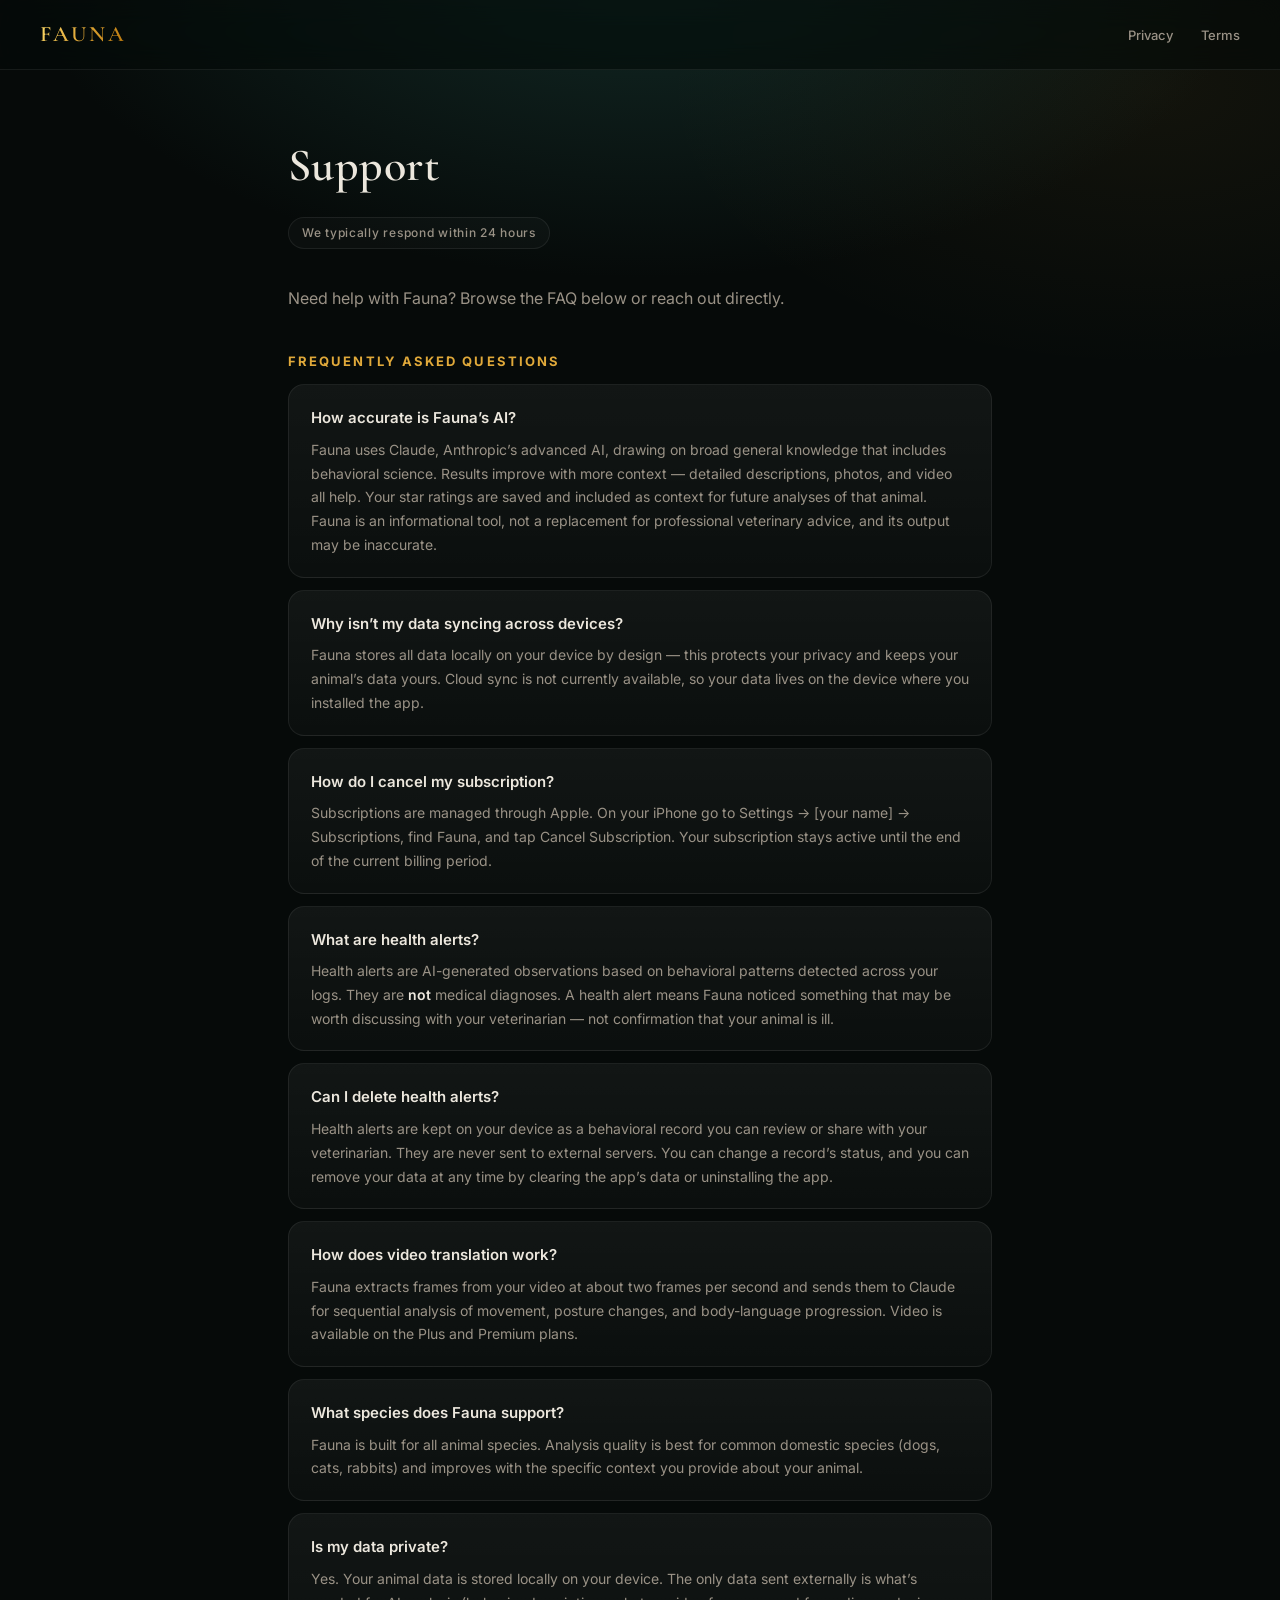
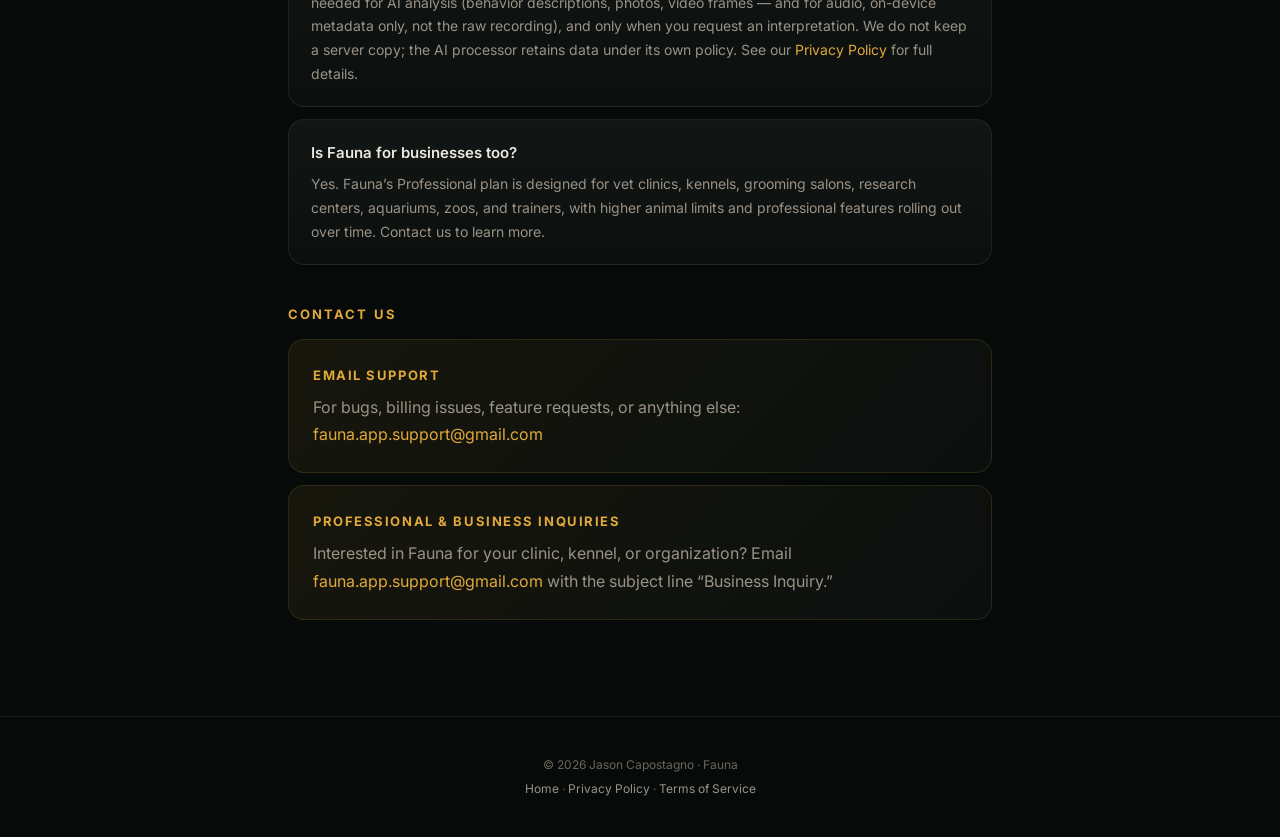
<file: support.html>
<!DOCTYPE html>
<html lang="en">
<head>
<meta charset="UTF-8">
<meta name="viewport" content="width=device-width, initial-scale=1.0">
<title>Support — Fauna</title>
<link rel="stylesheet" href="styles.css">
</head>
<body>

<nav class="nav">
  <a class="brand" href="index.html">FAUNA</a>
  <div class="links"><a href="privacy.html">Privacy</a><a href="terms.html">Terms</a></div>
</nav>

<main class="wrap doc">
<h1>Support</h1>
<div class="updated">We typically respond within 24 hours</div>

<p>Need help with Fauna? Browse the FAQ below or reach out directly.</p>

<h2>Frequently asked questions</h2>

<div class="faq">
  <h3>How accurate is Fauna’s AI?</h3>
  <p>Fauna uses Claude, Anthropic’s advanced AI, drawing on broad general knowledge that includes behavioral science. Results improve with more context — detailed descriptions, photos, and video all help. Your star ratings are saved and included as context for future analyses of that animal. Fauna is an informational tool, not a replacement for professional veterinary advice, and its output may be inaccurate.</p>
</div>

<div class="faq">
  <h3>Why isn’t my data syncing across devices?</h3>
  <p>Fauna stores all data locally on your device by design — this protects your privacy and keeps your animal’s data yours. Cloud sync is not currently available, so your data lives on the device where you installed the app.</p>
</div>

<div class="faq">
  <h3>How do I cancel my subscription?</h3>
  <p>Subscriptions are managed through Apple. On your iPhone go to Settings → [your name] → Subscriptions, find Fauna, and tap Cancel Subscription. Your subscription stays active until the end of the current billing period.</p>
</div>

<div class="faq">
  <h3>What are health alerts?</h3>
  <p>Health alerts are AI-generated observations based on behavioral patterns detected across your logs. They are <strong>not</strong> medical diagnoses. A health alert means Fauna noticed something that may be worth discussing with your veterinarian — not confirmation that your animal is ill.</p>
</div>

<div class="faq">
  <h3>Can I delete health alerts?</h3>
  <p>Health alerts are kept on your device as a behavioral record you can review or share with your veterinarian. They are never sent to external servers. You can change a record’s status, and you can remove your data at any time by clearing the app’s data or uninstalling the app.</p>
</div>

<div class="faq">
  <h3>How does video translation work?</h3>
  <p>Fauna extracts frames from your video at about two frames per second and sends them to Claude for sequential analysis of movement, posture changes, and body-language progression. Video is available on the Plus and Premium plans.</p>
</div>

<div class="faq">
  <h3>What species does Fauna support?</h3>
  <p>Fauna is built for all animal species. Analysis quality is best for common domestic species (dogs, cats, rabbits) and improves with the specific context you provide about your animal.</p>
</div>

<div class="faq">
  <h3>Is my data private?</h3>
  <p>Yes. Your animal data is stored locally on your device. The only data sent externally is what’s needed for AI analysis (behavior descriptions, photos, video frames — and for audio, on-device metadata only, not the raw recording), and only when you request an interpretation. We do not keep a server copy; the AI processor retains data under its own policy. See our <a href="privacy.html">Privacy Policy</a> for full details.</p>
</div>

<div class="faq">
  <h3>Is Fauna for businesses too?</h3>
  <p>Yes. Fauna’s Professional plan is designed for vet clinics, kennels, grooming salons, research centers, aquariums, zoos, and trainers, with higher animal limits and professional features rolling out over time. Contact us to learn more.</p>
</div>

<h2>Contact us</h2>
<div class="contact">
  <h3>Email support</h3>
  <p>For bugs, billing issues, feature requests, or anything else: <a href="mailto:fauna.app.support@gmail.com">fauna.app.support@gmail.com</a></p>
</div>
<div class="contact" style="margin-top:12px;">
  <h3>Professional &amp; business inquiries</h3>
  <p>Interested in Fauna for your clinic, kennel, or organization? Email <a href="mailto:fauna.app.support@gmail.com">fauna.app.support@gmail.com</a> with the subject line “Business Inquiry.”</p>
</div>
</main>

<footer>
  <p>© 2026 Jason Capostagno · Fauna</p>
  <p><a href="index.html">Home</a> · <a href="privacy.html">Privacy Policy</a> · <a href="terms.html">Terms of Service</a></p>
</footer>

</body>
</html>
</file>
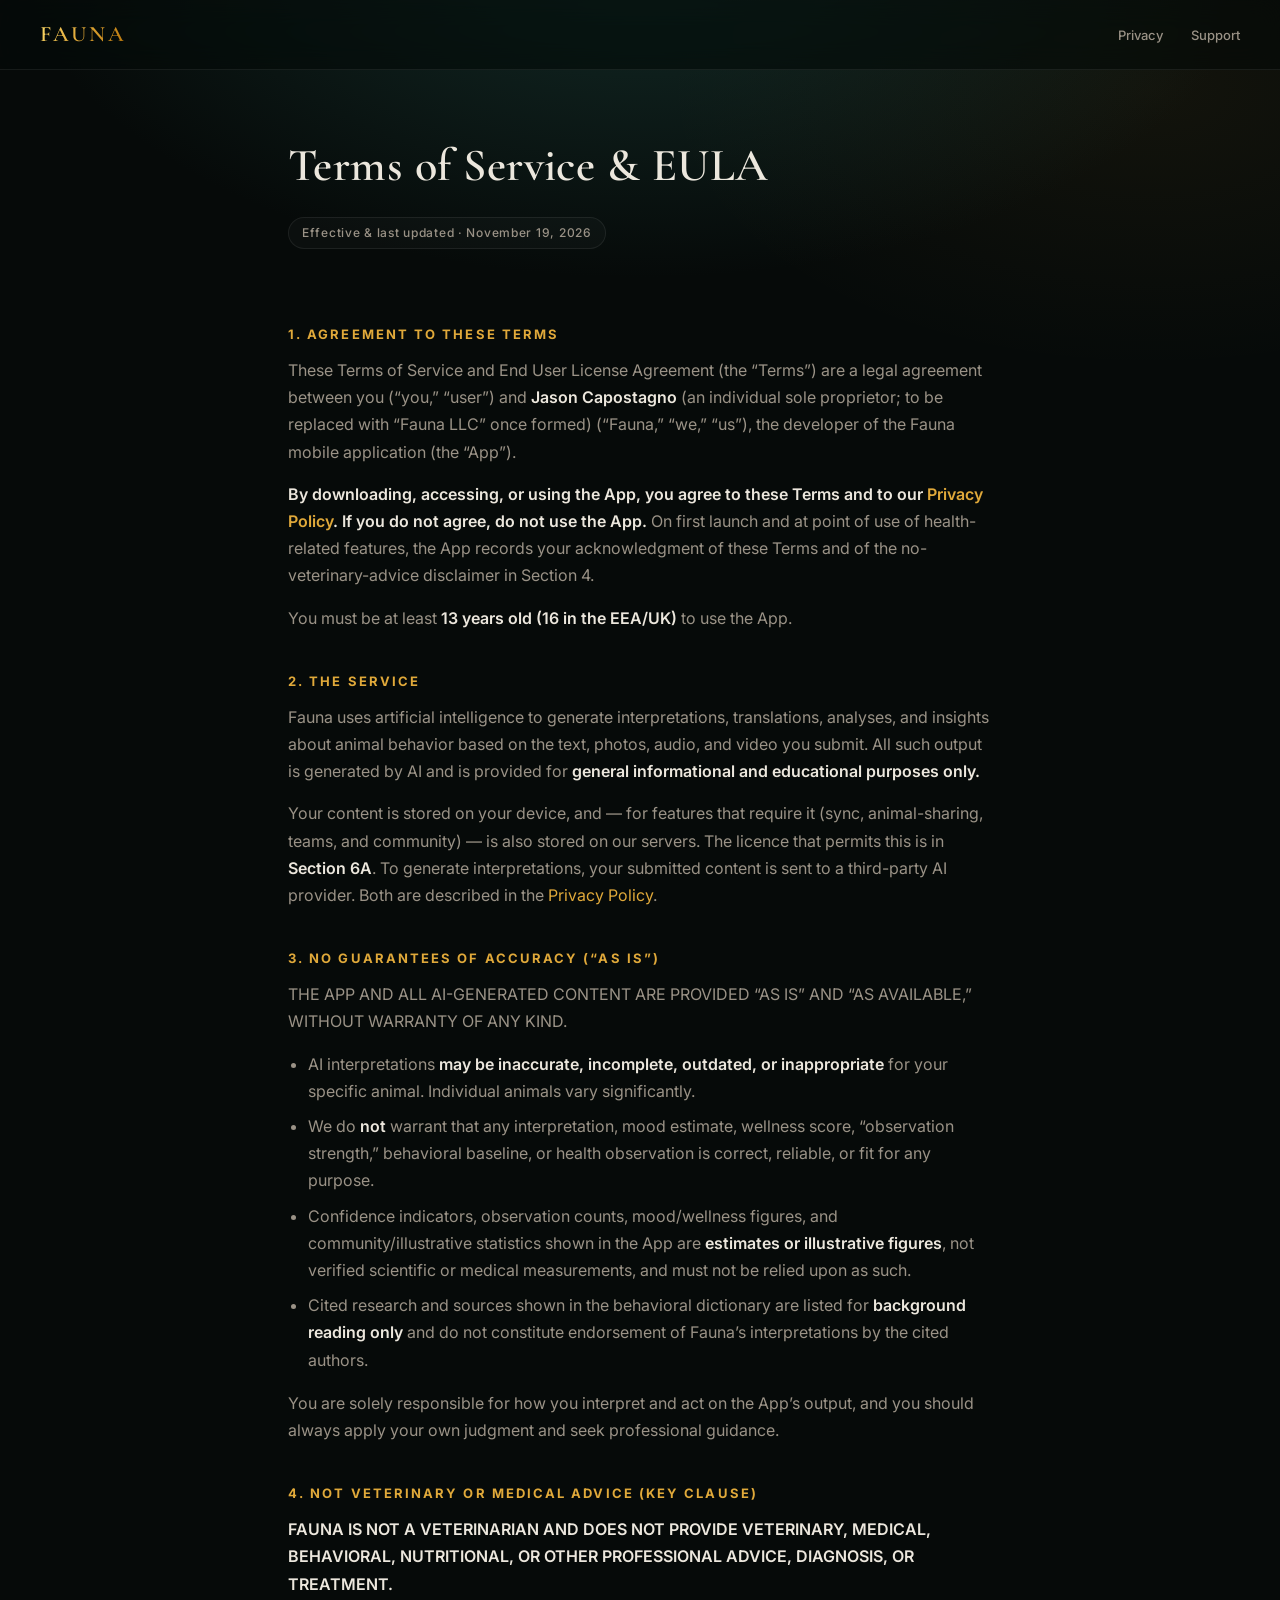
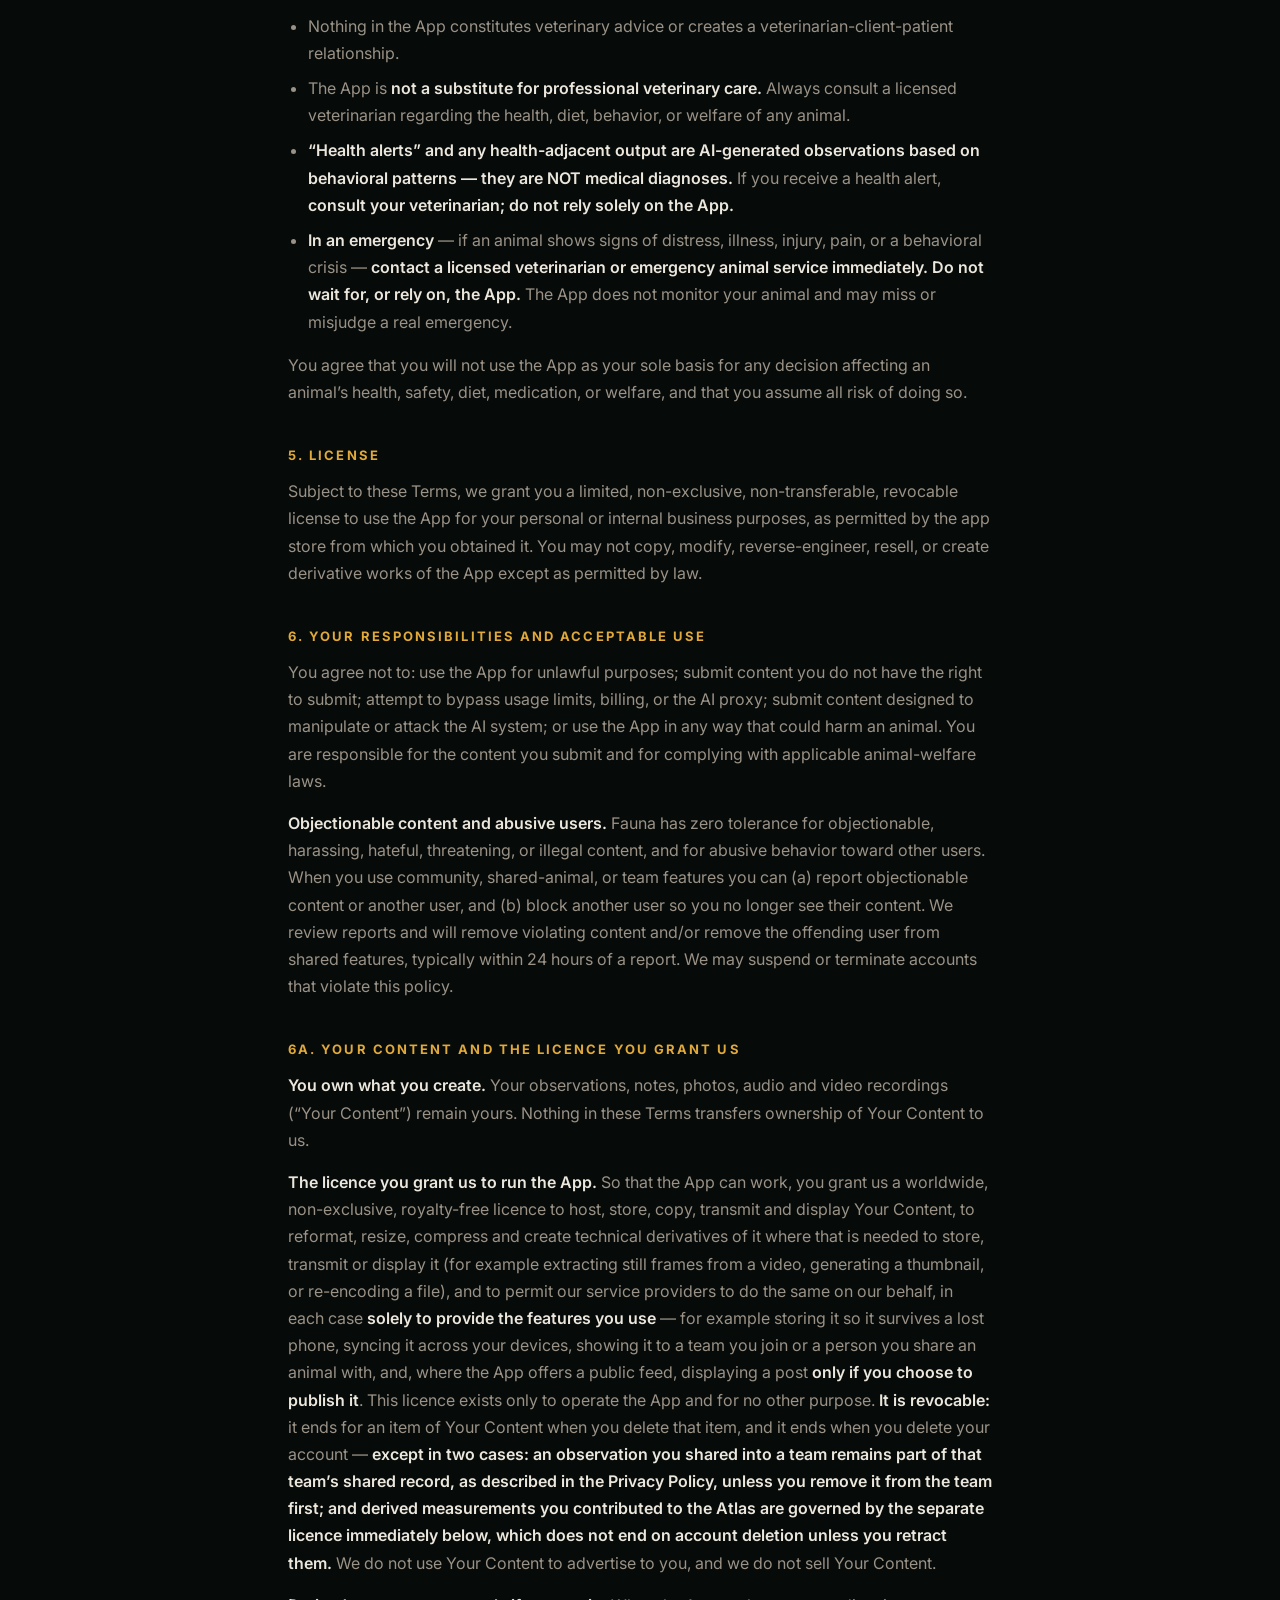
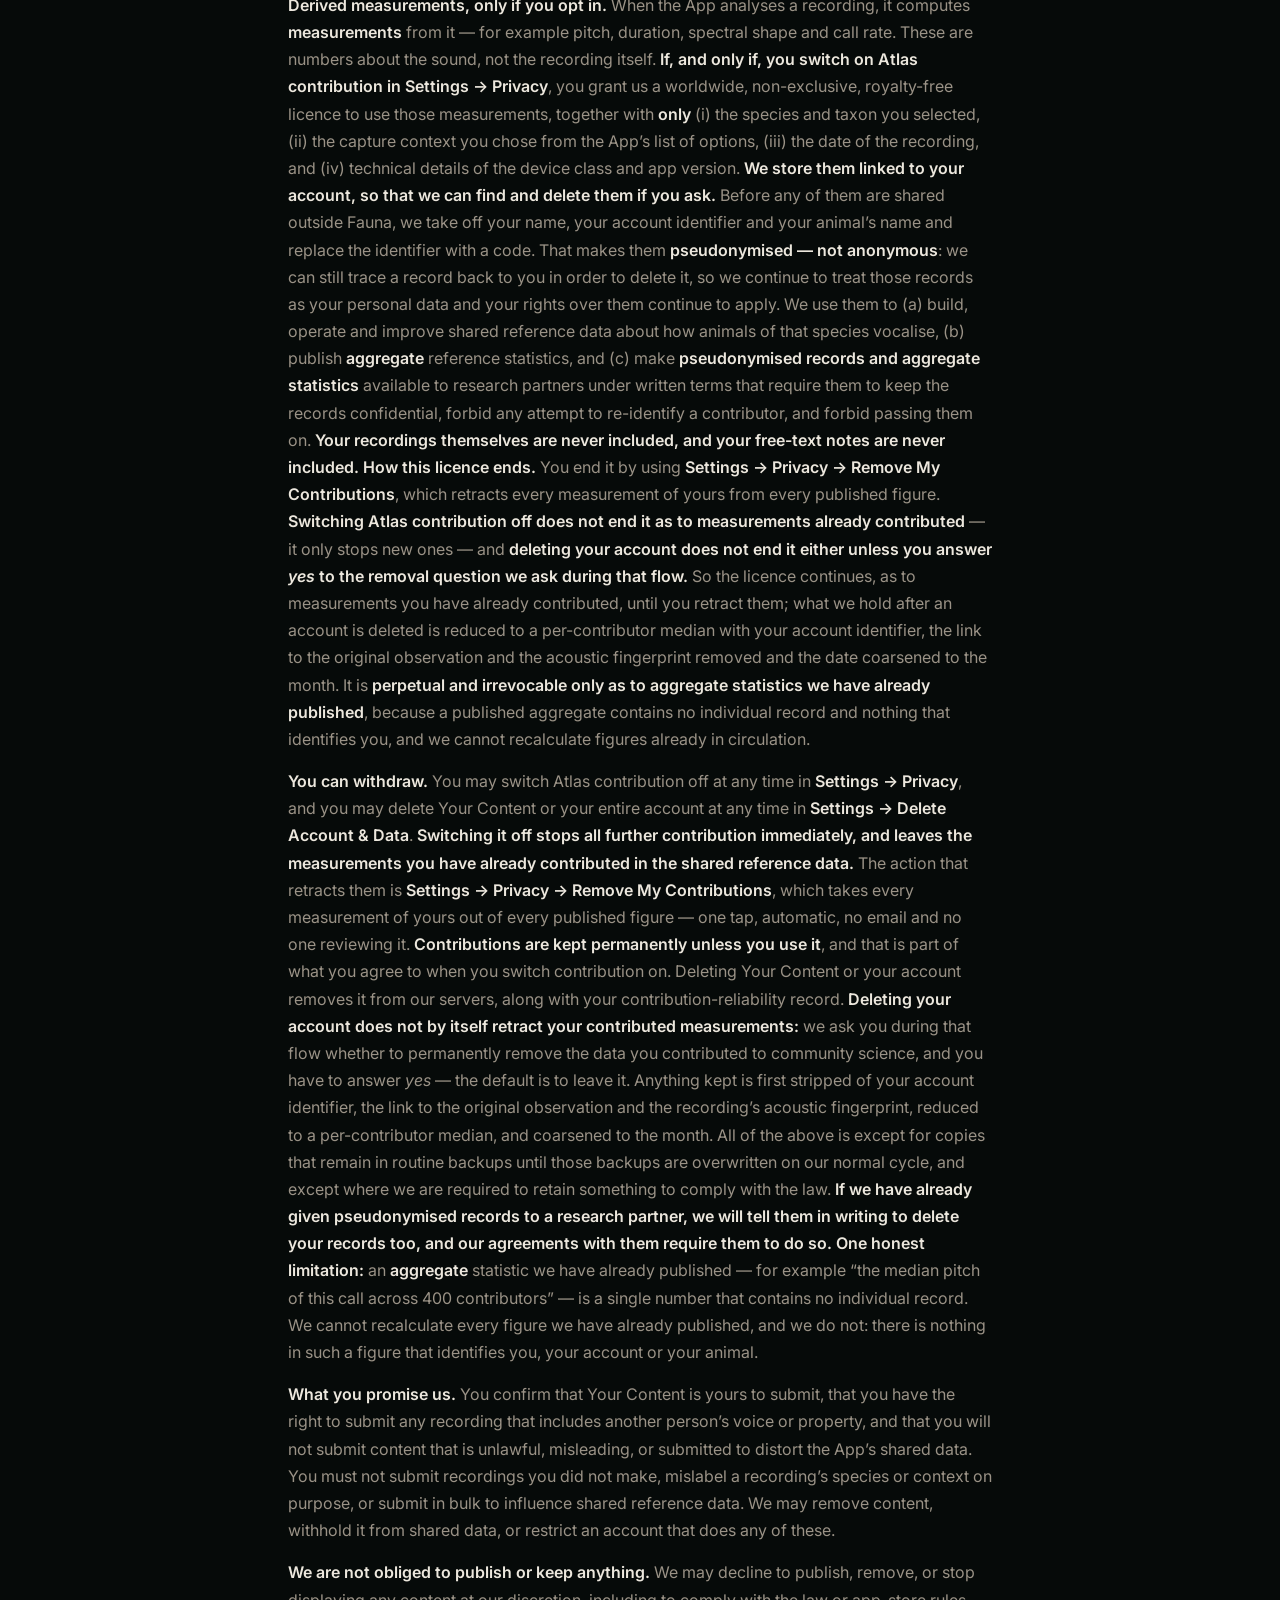
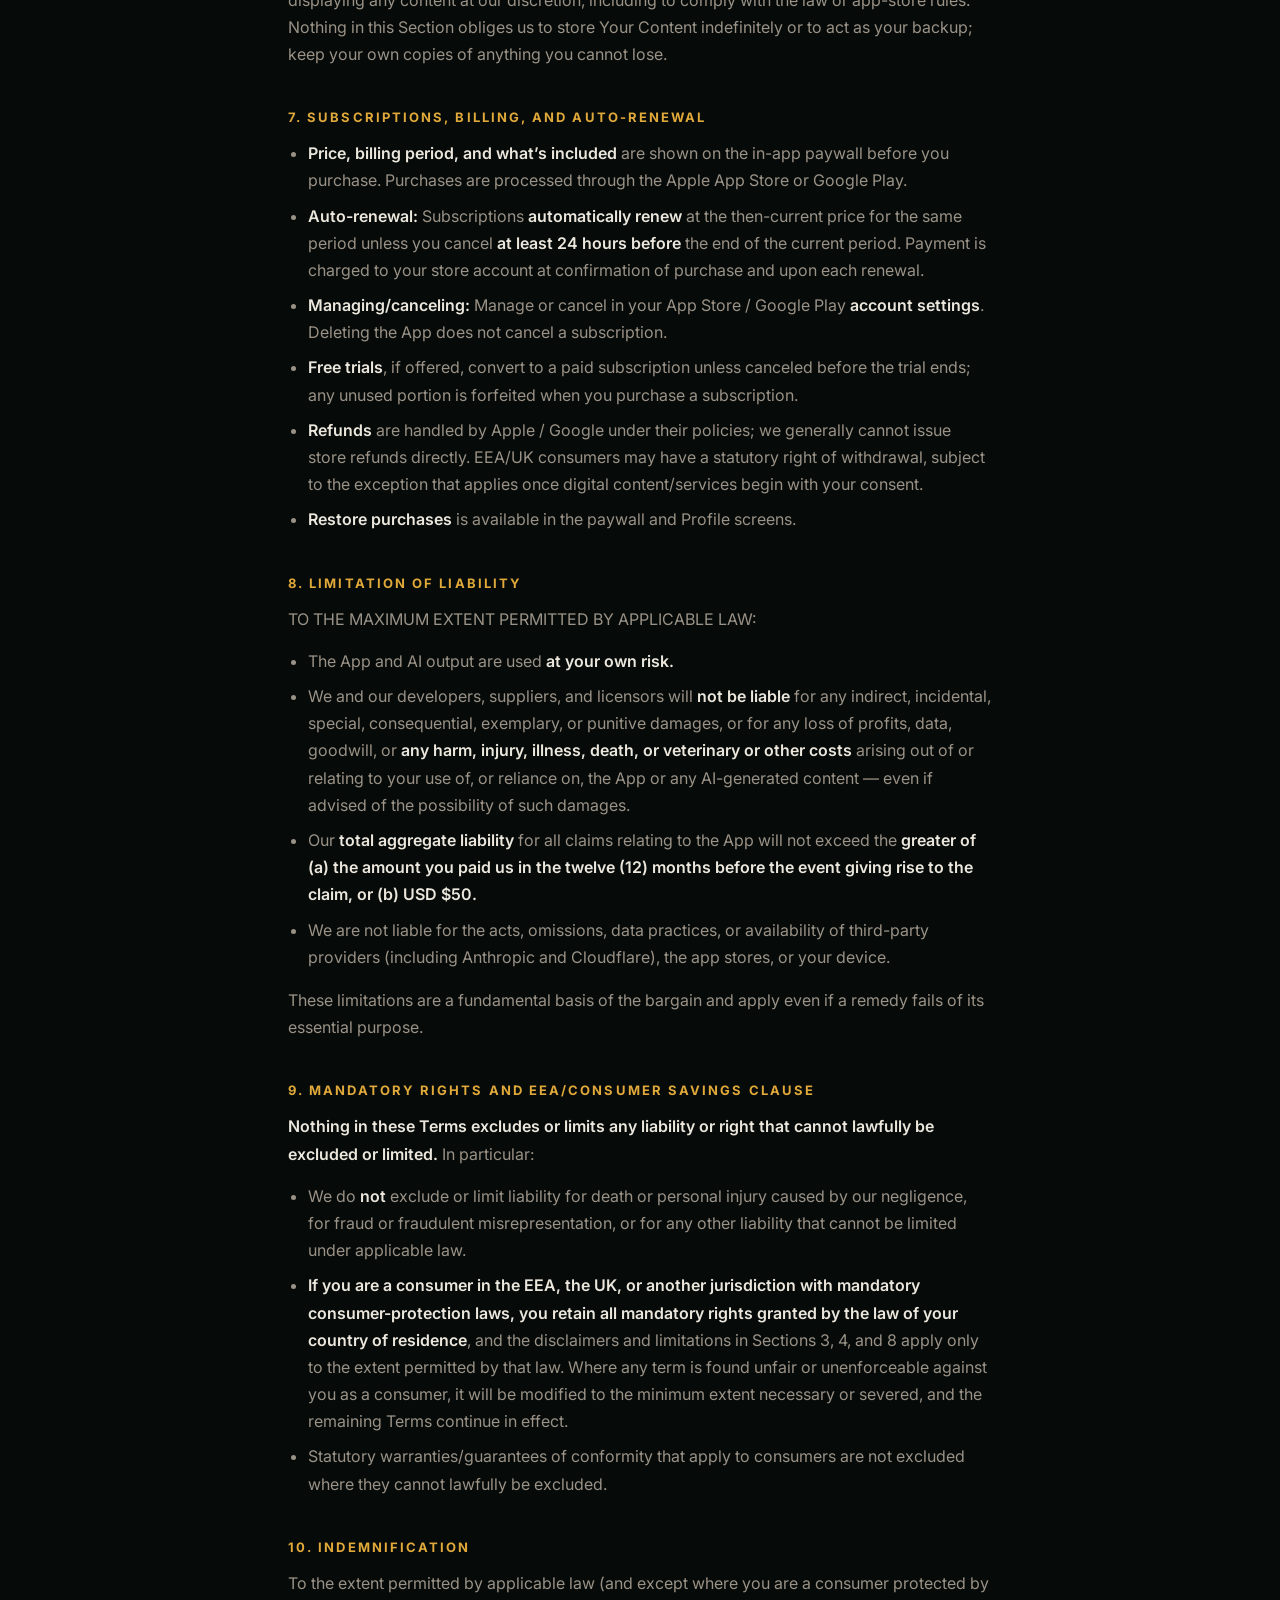
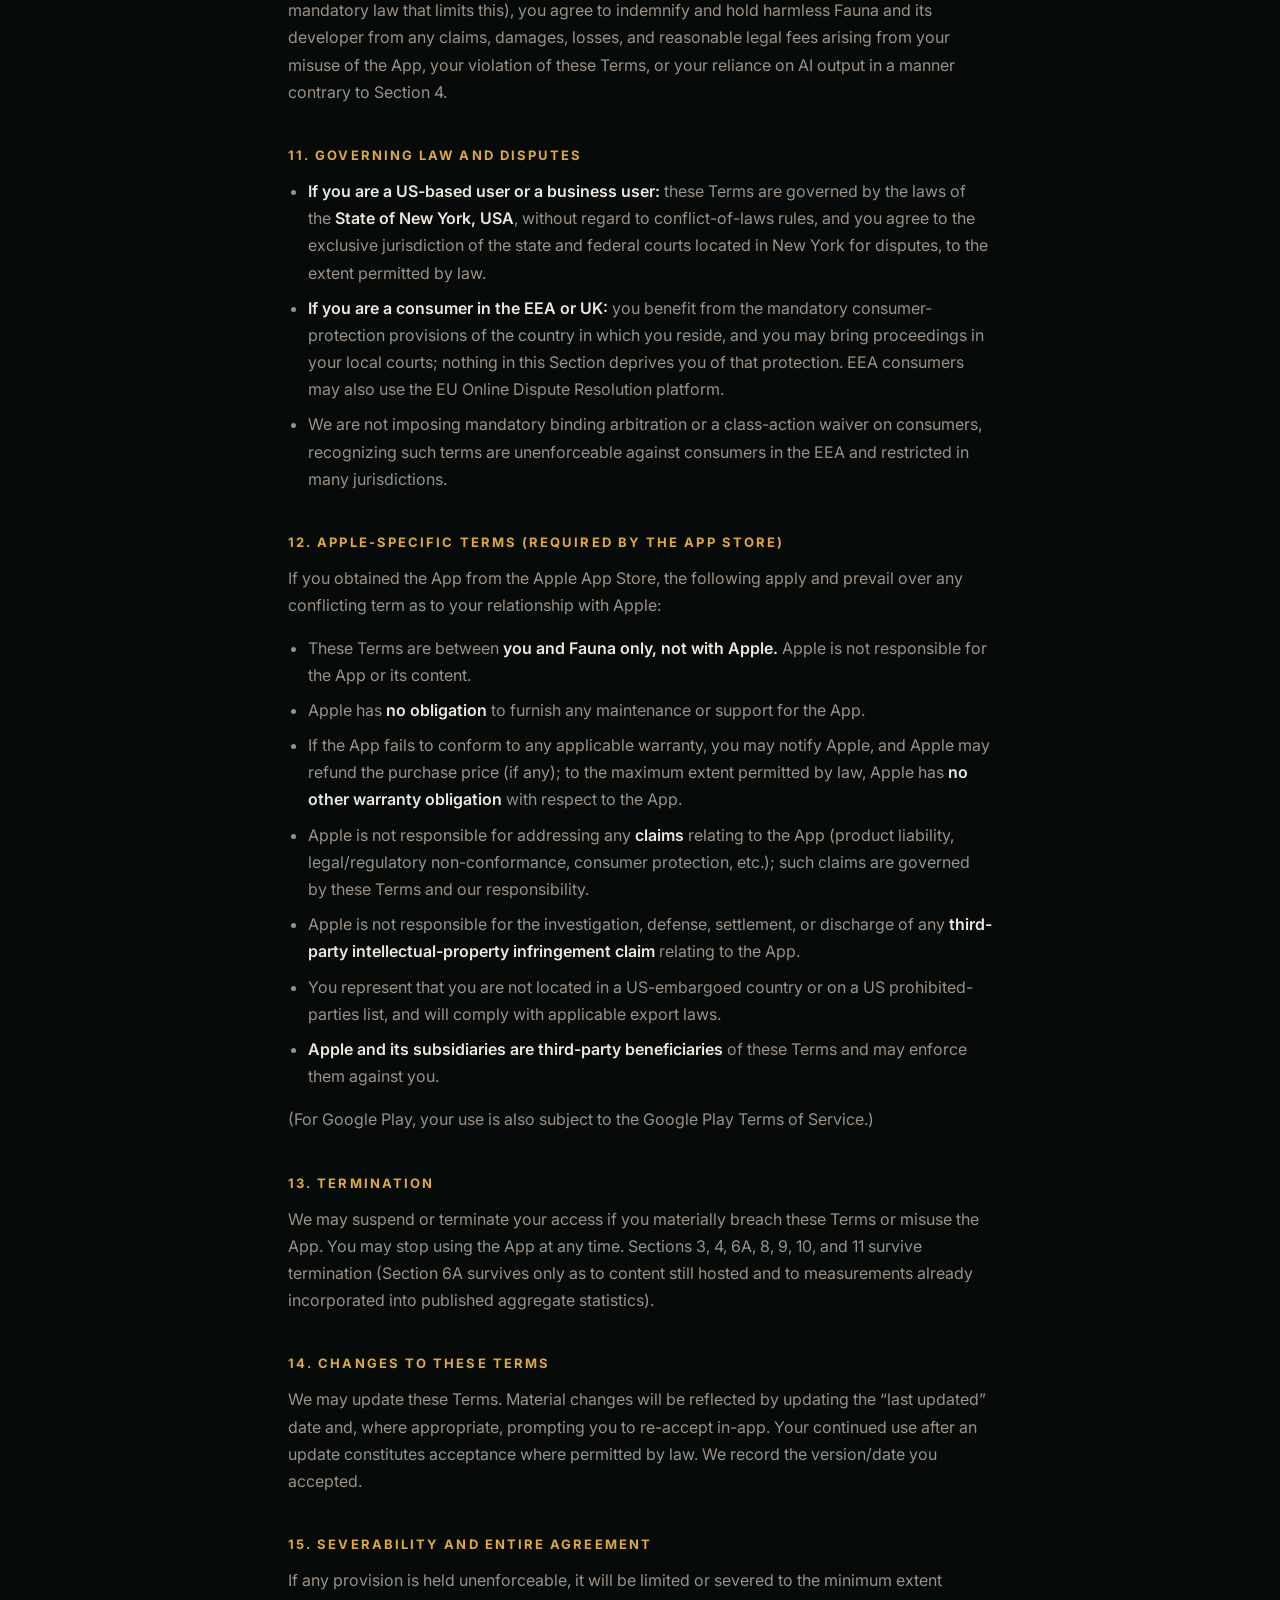
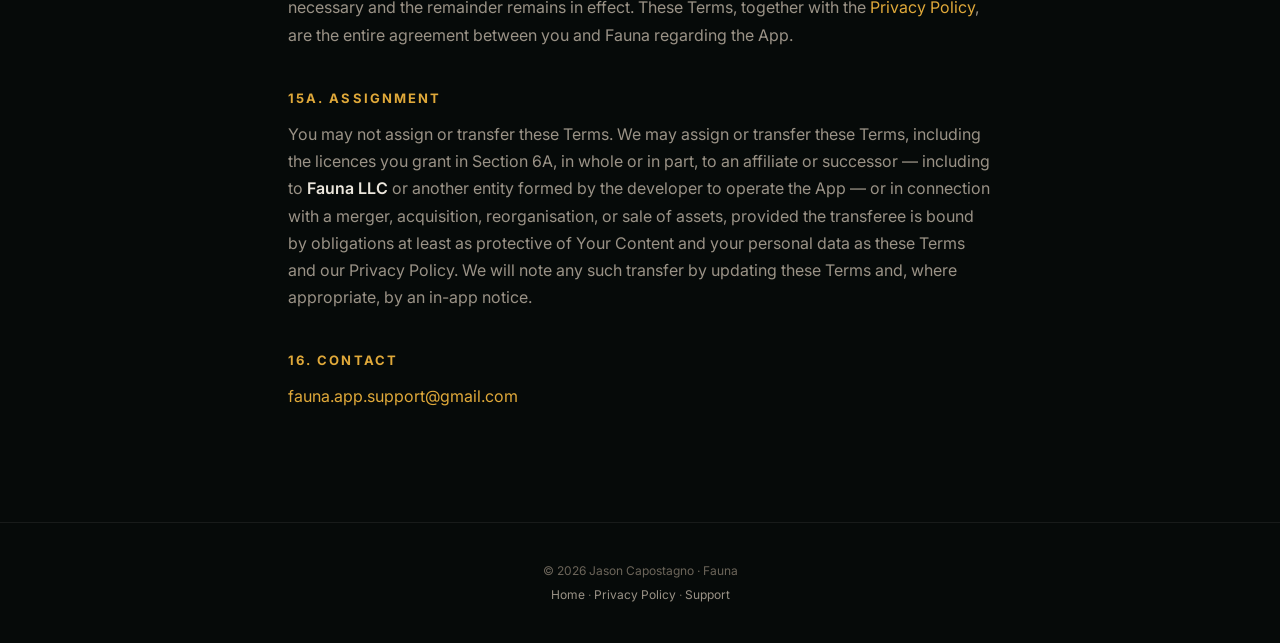
<file: terms.html>
<!DOCTYPE html>
<html lang="en">
<head>
<meta charset="UTF-8">
<meta name="viewport" content="width=device-width, initial-scale=1.0">
<title>Terms of Service &amp; EULA — Fauna</title>
<link rel="stylesheet" href="styles.css">
</head>
<body>

<nav class="nav">
  <a class="brand" href="index.html">FAUNA</a>
  <div class="links"><a href="privacy.html">Privacy</a><a href="support.html">Support</a></div>
</nav>

<main class="wrap doc">
<h1>Terms of Service &amp; EULA</h1>
<div class="updated">Effective &amp; last updated · November 19, 2026</div>

<h2>1. Agreement to these Terms</h2>
<p>These Terms of Service and End User License Agreement (the “Terms”) are a legal agreement between you (“you,” “user”) and <strong>Jason Capostagno</strong> (an individual sole proprietor; to be replaced with “Fauna LLC” once formed) (“Fauna,” “we,” “us”), the developer of the Fauna mobile application (the “App”).</p>
<p><strong>By downloading, accessing, or using the App, you agree to these Terms and to our <a href="privacy.html">Privacy Policy</a>. If you do not agree, do not use the App.</strong> On first launch and at point of use of health-related features, the App records your acknowledgment of these Terms and of the no-veterinary-advice disclaimer in Section 4.</p>
<p>You must be at least <strong>13 years old (16 in the EEA/UK)</strong> to use the App.</p>

<h2>2. The service</h2>
<p>Fauna uses artificial intelligence to generate interpretations, translations, analyses, and insights about animal behavior based on the text, photos, audio, and video you submit. All such output is generated by AI and is provided for <strong>general informational and educational purposes only.</strong></p>
<p>Your content is stored on your device, and — for features that require it (sync, animal-sharing, teams, and community) — is also stored on our servers. The licence that permits this is in <strong>Section 6A</strong>. To generate interpretations, your submitted content is sent to a third-party AI provider. Both are described in the <a href="privacy.html">Privacy Policy</a>.</p>

<h2>3. No guarantees of accuracy (“AS IS”)</h2>
<p>THE APP AND ALL AI-GENERATED CONTENT ARE PROVIDED “AS IS” AND “AS AVAILABLE,” WITHOUT WARRANTY OF ANY KIND.</p>
<ul>
  <li>AI interpretations <strong>may be inaccurate, incomplete, outdated, or inappropriate</strong> for your specific animal. Individual animals vary significantly.</li>
  <li>We do <strong>not</strong> warrant that any interpretation, mood estimate, wellness score, “observation strength,” behavioral baseline, or health observation is correct, reliable, or fit for any purpose.</li>
  <li>Confidence indicators, observation counts, mood/wellness figures, and community/illustrative statistics shown in the App are <strong>estimates or illustrative figures</strong>, not verified scientific or medical measurements, and must not be relied upon as such.</li>
  <li>Cited research and sources shown in the behavioral dictionary are listed for <strong>background reading only</strong> and do not constitute endorsement of Fauna’s interpretations by the cited authors.</li>
</ul>
<p>You are solely responsible for how you interpret and act on the App’s output, and you should always apply your own judgment and seek professional guidance.</p>

<h2>4. Not veterinary or medical advice (key clause)</h2>
<p><strong>FAUNA IS NOT A VETERINARIAN AND DOES NOT PROVIDE VETERINARY, MEDICAL, BEHAVIORAL, NUTRITIONAL, OR OTHER PROFESSIONAL ADVICE, DIAGNOSIS, OR TREATMENT.</strong></p>
<ul>
  <li>Nothing in the App constitutes veterinary advice or creates a veterinarian-client-patient relationship.</li>
  <li>The App is <strong>not a substitute for professional veterinary care.</strong> Always consult a licensed veterinarian regarding the health, diet, behavior, or welfare of any animal.</li>
  <li><strong>“Health alerts” and any health-adjacent output are AI-generated observations based on behavioral patterns — they are NOT medical diagnoses.</strong> If you receive a health alert, <strong>consult your veterinarian; do not rely solely on the App.</strong></li>
  <li><strong>In an emergency</strong> — if an animal shows signs of distress, illness, injury, pain, or a behavioral crisis — <strong>contact a licensed veterinarian or emergency animal service immediately. Do not wait for, or rely on, the App.</strong> The App does not monitor your animal and may miss or misjudge a real emergency.</li>
</ul>
<p>You agree that you will not use the App as your sole basis for any decision affecting an animal’s health, safety, diet, medication, or welfare, and that you assume all risk of doing so.</p>

<h2>5. License</h2>
<p>Subject to these Terms, we grant you a limited, non-exclusive, non-transferable, revocable license to use the App for your personal or internal business purposes, as permitted by the app store from which you obtained it. You may not copy, modify, reverse-engineer, resell, or create derivative works of the App except as permitted by law.</p>

<h2>6. Your responsibilities and acceptable use</h2>
<p>You agree not to: use the App for unlawful purposes; submit content you do not have the right to submit; attempt to bypass usage limits, billing, or the AI proxy; submit content designed to manipulate or attack the AI system; or use the App in any way that could harm an animal. You are responsible for the content you submit and for complying with applicable animal-welfare laws.</p>
<p><strong>Objectionable content and abusive users.</strong> Fauna has zero tolerance for objectionable, harassing, hateful, threatening, or illegal content, and for abusive behavior toward other users. When you use community, shared-animal, or team features you can (a) report objectionable content or another user, and (b) block another user so you no longer see their content. We review reports and will remove violating content and/or remove the offending user from shared features, typically within 24 hours of a report. We may suspend or terminate accounts that violate this policy.</p>

<h2>6A. Your Content and the licence you grant us</h2>
<p><strong>You own what you create.</strong> Your observations, notes, photos, audio and video recordings (&ldquo;Your Content&rdquo;) remain yours. Nothing in these Terms transfers ownership of Your Content to us.</p>
<p><strong>The licence you grant us to run the App.</strong> So that the App can work, you grant us a worldwide, non-exclusive, royalty-free licence to host, store, copy, transmit and display Your Content, to reformat, resize, compress and create technical derivatives of it where that is needed to store, transmit or display it (for example extracting still frames from a video, generating a thumbnail, or re-encoding a file), and to permit our service providers to do the same on our behalf, in each case <strong>solely to provide the features you use</strong> &mdash; for example storing it so it survives a lost phone, syncing it across your devices, showing it to a team you join or a person you share an animal with, and, where the App offers a public feed, displaying a post <strong>only if you choose to publish it</strong>. This licence exists only to operate the App and for no other purpose. <strong>It is revocable:</strong> it ends for an item of Your Content when you delete that item, and it ends when you delete your account &mdash; <strong>except in two cases: an observation you shared into a team remains part of that team&rsquo;s shared record, as described in the Privacy Policy, unless you remove it from the team first; and derived measurements you contributed to the Atlas are governed by the separate licence immediately below, which does not end on account deletion unless you retract them.</strong> We do not use Your Content to advertise to you, and we do not sell Your Content.</p>
<p><strong>Derived measurements, only if you opt in.</strong> When the App analyses a recording, it computes <strong>measurements</strong> from it &mdash; for example pitch, duration, spectral shape and call rate. These are numbers about the sound, not the recording itself. <strong>If, and only if, you switch on Atlas contribution in Settings &rarr; Privacy</strong>, you grant us a worldwide, non-exclusive, royalty-free licence to use those measurements, together with <strong>only</strong> (i) the species and taxon you selected, (ii) the capture context you chose from the App&rsquo;s list of options, (iii) the date of the recording, and (iv) technical details of the device class and app version. <strong>We store them linked to your account, so that we can find and delete them if you ask.</strong> Before any of them are shared outside Fauna, we take off your name, your account identifier and your animal&rsquo;s name and replace the identifier with a code. That makes them <strong>pseudonymised &mdash; not anonymous</strong>: we can still trace a record back to you in order to delete it, so we continue to treat those records as your personal data and your rights over them continue to apply. We use them to (a) build, operate and improve shared reference data about how animals of that species vocalise, (b) publish <strong>aggregate</strong> reference statistics, and (c) make <strong>pseudonymised records and aggregate statistics</strong> available to research partners under written terms that require them to keep the records confidential, forbid any attempt to re-identify a contributor, and forbid passing them on. <strong>Your recordings themselves are never included, and your free-text notes are never included.</strong> <strong>How this licence ends.</strong> You end it by using <strong>Settings &rarr; Privacy &rarr; Remove My Contributions</strong>, which retracts every measurement of yours from every published figure. <strong>Switching Atlas contribution off does not end it as to measurements already contributed</strong> &mdash; it only stops new ones &mdash; and <strong>deleting your account does not end it either unless you answer <em>yes</em> to the removal question we ask during that flow.</strong> So the licence continues, as to measurements you have already contributed, until you retract them; what we hold after an account is deleted is reduced to a per-contributor median with your account identifier, the link to the original observation and the acoustic fingerprint removed and the date coarsened to the month. It is <strong>perpetual and irrevocable only as to aggregate statistics we have already published</strong>, because a published aggregate contains no individual record and nothing that identifies you, and we cannot recalculate figures already in circulation.</p>
<p><strong>You can withdraw.</strong> You may switch Atlas contribution off at any time in <strong>Settings &rarr; Privacy</strong>, and you may delete Your Content or your entire account at any time in <strong>Settings &rarr; Delete Account &amp; Data</strong>. <strong>Switching it off stops all further contribution immediately, and leaves the measurements you have already contributed in the shared reference data.</strong> The action that retracts them is <strong>Settings &rarr; Privacy &rarr; Remove My Contributions</strong>, which takes every measurement of yours out of every published figure &mdash; one tap, automatic, no email and no one reviewing it. <strong>Contributions are kept permanently unless you use it</strong>, and that is part of what you agree to when you switch contribution on. Deleting Your Content or your account removes it from our servers, along with your contribution-reliability record. <strong>Deleting your account does not by itself retract your contributed measurements:</strong> we ask you during that flow whether to permanently remove the data you contributed to community science, and you have to answer <em>yes</em> &mdash; the default is to leave it. Anything kept is first stripped of your account identifier, the link to the original observation and the recording&rsquo;s acoustic fingerprint, reduced to a per-contributor median, and coarsened to the month. All of the above is except for copies that remain in routine backups until those backups are overwritten on our normal cycle, and except where we are required to retain something to comply with the law. <strong>If we have already given pseudonymised records to a research partner, we will tell them in writing to delete your records too, and our agreements with them require them to do so.</strong> <strong>One honest limitation:</strong> an <strong>aggregate</strong> statistic we have already published &mdash; for example &ldquo;the median pitch of this call across 400 contributors&rdquo; &mdash; is a single number that contains no individual record. We cannot recalculate every figure we have already published, and we do not: there is nothing in such a figure that identifies you, your account or your animal.</p>
<p><strong>What you promise us.</strong> You confirm that Your Content is yours to submit, that you have the right to submit any recording that includes another person&rsquo;s voice or property, and that you will not submit content that is unlawful, misleading, or submitted to distort the App&rsquo;s shared data. You must not submit recordings you did not make, mislabel a recording&rsquo;s species or context on purpose, or submit in bulk to influence shared reference data. We may remove content, withhold it from shared data, or restrict an account that does any of these.</p>
<p><strong>We are not obliged to publish or keep anything.</strong> We may decline to publish, remove, or stop displaying any content at our discretion, including to comply with the law or app-store rules. Nothing in this Section obliges us to store Your Content indefinitely or to act as your backup; keep your own copies of anything you cannot lose.</p>

<h2>7. Subscriptions, billing, and auto-renewal</h2>
<ul>
  <li><strong>Price, billing period, and what’s included</strong> are shown on the in-app paywall before you purchase. Purchases are processed through the Apple App Store or Google Play.</li>
  <li><strong>Auto-renewal:</strong> Subscriptions <strong>automatically renew</strong> at the then-current price for the same period unless you cancel <strong>at least 24 hours before</strong> the end of the current period. Payment is charged to your store account at confirmation of purchase and upon each renewal.</li>
  <li><strong>Managing/canceling:</strong> Manage or cancel in your App Store / Google Play <strong>account settings</strong>. Deleting the App does not cancel a subscription.</li>
  <li><strong>Free trials</strong>, if offered, convert to a paid subscription unless canceled before the trial ends; any unused portion is forfeited when you purchase a subscription.</li>
  <li><strong>Refunds</strong> are handled by Apple / Google under their policies; we generally cannot issue store refunds directly. EEA/UK consumers may have a statutory right of withdrawal, subject to the exception that applies once digital content/services begin with your consent.</li>
  <li><strong>Restore purchases</strong> is available in the paywall and Profile screens.</li>
</ul>

<h2>8. Limitation of liability</h2>
<p>TO THE MAXIMUM EXTENT PERMITTED BY APPLICABLE LAW:</p>
<ul>
  <li>The App and AI output are used <strong>at your own risk.</strong></li>
  <li>We and our developers, suppliers, and licensors will <strong>not be liable</strong> for any indirect, incidental, special, consequential, exemplary, or punitive damages, or for any loss of profits, data, goodwill, or <strong>any harm, injury, illness, death, or veterinary or other costs</strong> arising out of or relating to your use of, or reliance on, the App or any AI-generated content — even if advised of the possibility of such damages.</li>
  <li>Our <strong>total aggregate liability</strong> for all claims relating to the App will not exceed the <strong>greater of (a) the amount you paid us in the twelve (12) months before the event giving rise to the claim, or (b) USD $50.</strong></li>
  <li>We are not liable for the acts, omissions, data practices, or availability of third-party providers (including Anthropic and Cloudflare), the app stores, or your device.</li>
</ul>
<p>These limitations are a fundamental basis of the bargain and apply even if a remedy fails of its essential purpose.</p>

<h2>9. Mandatory rights and EEA/consumer savings clause</h2>
<p><strong>Nothing in these Terms excludes or limits any liability or right that cannot lawfully be excluded or limited.</strong> In particular:</p>
<ul>
  <li>We do <strong>not</strong> exclude or limit liability for death or personal injury caused by our negligence, for fraud or fraudulent misrepresentation, or for any other liability that cannot be limited under applicable law.</li>
  <li><strong>If you are a consumer in the EEA, the UK, or another jurisdiction with mandatory consumer-protection laws, you retain all mandatory rights granted by the law of your country of residence</strong>, and the disclaimers and limitations in Sections 3, 4, and 8 apply only to the extent permitted by that law. Where any term is found unfair or unenforceable against you as a consumer, it will be modified to the minimum extent necessary or severed, and the remaining Terms continue in effect.</li>
  <li>Statutory warranties/guarantees of conformity that apply to consumers are not excluded where they cannot lawfully be excluded.</li>
</ul>

<h2>10. Indemnification</h2>
<p>To the extent permitted by applicable law (and except where you are a consumer protected by mandatory law that limits this), you agree to indemnify and hold harmless Fauna and its developer from any claims, damages, losses, and reasonable legal fees arising from your misuse of the App, your violation of these Terms, or your reliance on AI output in a manner contrary to Section 4.</p>

<h2>11. Governing law and disputes</h2>
<ul>
  <li><strong>If you are a US-based user or a business user:</strong> these Terms are governed by the laws of the <strong>State of New York, USA</strong>, without regard to conflict-of-laws rules, and you agree to the exclusive jurisdiction of the state and federal courts located in New York for disputes, to the extent permitted by law.</li>
  <li><strong>If you are a consumer in the EEA or UK:</strong> you benefit from the mandatory consumer-protection provisions of the country in which you reside, and you may bring proceedings in your local courts; nothing in this Section deprives you of that protection. EEA consumers may also use the EU Online Dispute Resolution platform.</li>
  <li>We are not imposing mandatory binding arbitration or a class-action waiver on consumers, recognizing such terms are unenforceable against consumers in the EEA and restricted in many jurisdictions.</li>
</ul>

<h2>12. Apple-specific terms (required by the App Store)</h2>
<p>If you obtained the App from the Apple App Store, the following apply and prevail over any conflicting term as to your relationship with Apple:</p>
<ul>
  <li>These Terms are between <strong>you and Fauna only, not with Apple.</strong> Apple is not responsible for the App or its content.</li>
  <li>Apple has <strong>no obligation</strong> to furnish any maintenance or support for the App.</li>
  <li>If the App fails to conform to any applicable warranty, you may notify Apple, and Apple may refund the purchase price (if any); to the maximum extent permitted by law, Apple has <strong>no other warranty obligation</strong> with respect to the App.</li>
  <li>Apple is not responsible for addressing any <strong>claims</strong> relating to the App (product liability, legal/regulatory non-conformance, consumer protection, etc.); such claims are governed by these Terms and our responsibility.</li>
  <li>Apple is not responsible for the investigation, defense, settlement, or discharge of any <strong>third-party intellectual-property infringement claim</strong> relating to the App.</li>
  <li>You represent that you are not located in a US-embargoed country or on a US prohibited-parties list, and will comply with applicable export laws.</li>
  <li><strong>Apple and its subsidiaries are third-party beneficiaries</strong> of these Terms and may enforce them against you.</li>
</ul>
<p>(For Google Play, your use is also subject to the Google Play Terms of Service.)</p>

<h2>13. Termination</h2>
<p>We may suspend or terminate your access if you materially breach these Terms or misuse the App. You may stop using the App at any time. Sections 3, 4, 6A, 8, 9, 10, and 11 survive termination (Section 6A survives only as to content still hosted and to measurements already incorporated into published aggregate statistics).</p>

<h2>14. Changes to these Terms</h2>
<p>We may update these Terms. Material changes will be reflected by updating the “last updated” date and, where appropriate, prompting you to re-accept in-app. Your continued use after an update constitutes acceptance where permitted by law. We record the version/date you accepted.</p>

<h2>15. Severability and entire agreement</h2>
<p>If any provision is held unenforceable, it will be limited or severed to the minimum extent necessary and the remainder remains in effect. These Terms, together with the <a href="privacy.html">Privacy Policy</a>, are the entire agreement between you and Fauna regarding the App.</p>

<h2>15A. Assignment</h2>
<p>You may not assign or transfer these Terms. We may assign or transfer these Terms, including the licences you grant in Section 6A, in whole or in part, to an affiliate or successor &mdash; including to <strong>Fauna LLC</strong> or another entity formed by the developer to operate the App &mdash; or in connection with a merger, acquisition, reorganisation, or sale of assets, provided the transferee is bound by obligations at least as protective of Your Content and your personal data as these Terms and our Privacy Policy. We will note any such transfer by updating these Terms and, where appropriate, by an in-app notice.</p>

<h2>16. Contact</h2>
<p><a href="mailto:fauna.app.support@gmail.com">fauna.app.support@gmail.com</a></p>
</main>

<footer>
  <p>© 2026 Jason Capostagno · Fauna</p>
  <p><a href="index.html">Home</a> · <a href="privacy.html">Privacy Policy</a> · <a href="support.html">Support</a></p>
</footer>

</body>
</html>
</file>
<file: styles.css>
/* Fauna — shared site styles */
@import url('https://fonts.googleapis.com/css2?family=Cormorant+Garamond:wght@500;600&family=Inter:wght@400;500;600;700&display=swap');

:root {
  --bg:#060a09; --bg-2:#0a100e;
  --surface:rgba(255,255,255,.025); --surface-2:rgba(255,255,255,.05);
  --border:rgba(224,169,58,.14); --border-soft:rgba(255,255,255,.07);
  --text:#ece7dd; --muted:#9a9286; --muted-2:#6c655a;
  --gold:#e0a93a; --gold-2:#d49816; --teal:#43b8a0;
  --serif:'Cormorant Garamond',Georgia,serif;
  --sans:'Inter',system-ui,-apple-system,sans-serif;
  --maxw:760px;
}
* { margin:0; padding:0; box-sizing:border-box; }
html { scroll-behavior:smooth; }
body {
  background:var(--bg); color:var(--text); font-family:var(--sans);
  line-height:1.7; -webkit-font-smoothing:antialiased; min-height:100vh;
  background-image:
    radial-gradient(900px 500px at 50% -8%, rgba(31,73,66,.55), transparent 70%),
    radial-gradient(700px 400px at 90% 10%, rgba(224,169,58,.06), transparent 70%);
  background-attachment:fixed;
}
a { color:var(--gold); text-decoration:none; transition:color .2s; }
a:hover { color:#f3cd7a; }
strong { color:var(--text); font-weight:600; }

/* Nav */
.nav {
  position:sticky; top:0; z-index:20; display:flex; align-items:center; justify-content:space-between;
  padding:16px clamp(20px,5vw,40px); backdrop-filter:saturate(140%) blur(14px);
  background:rgba(6,10,9,.62); border-bottom:1px solid var(--border-soft);
}
.nav .brand { font-family:var(--serif); font-weight:600; font-size:22px; letter-spacing:.14em;
  background:linear-gradient(120deg,#ffde6c,#e0a93a 45%,#b67206); -webkit-background-clip:text;
  background-clip:text; -webkit-text-fill-color:transparent; }
.nav .links { display:flex; gap:clamp(14px,3vw,28px); }
.nav .links a { color:var(--muted); font-size:13px; font-weight:500; }
.nav .links a:hover { color:var(--text); }

/* Layout */
.wrap { max-width:var(--maxw); margin:0 auto; padding:56px clamp(20px,5vw,28px) 96px; }
.wide { max-width:1040px; }
.eyebrow { font-size:11px; font-weight:600; letter-spacing:.32em; text-transform:uppercase; color:var(--gold); }

/* Hero */
.hero { text-align:center; padding:clamp(70px,14vh,120px) 24px 64px; display:flex; flex-direction:column; align-items:center; }
.wordmark { font-family:var(--serif); font-weight:600; font-size:clamp(56px,12vw,112px); letter-spacing:.16em;
  line-height:1; background:linear-gradient(120deg,#ffe488,#e8b24a 38%,#cf8e16 68%,#9c5803);
  -webkit-background-clip:text; background-clip:text; -webkit-text-fill-color:transparent; }
.wave { width:clamp(220px,52vw,420px); height:30px; margin:18px 0 26px; opacity:.9; }
.tagline { font-size:clamp(15px,2.4vw,19px); color:var(--muted); letter-spacing:.02em; max-width:540px; }
.pills { display:flex; gap:10px; flex-wrap:wrap; justify-content:center; margin:34px 0 40px; }
.pill { background:var(--surface); border:1px solid var(--border-soft); border-radius:999px;
  padding:7px 15px; font-size:12px; font-weight:500; color:var(--muted); letter-spacing:.04em; }
.pill::before { content:''; display:inline-block; width:6px; height:6px; border-radius:50%;
  background:var(--teal); margin-right:8px; vertical-align:middle; box-shadow:0 0 8px var(--teal); }

/* Buttons */
.btn { display:inline-flex; align-items:center; gap:10px; font-weight:700; font-size:14px; letter-spacing:.02em;
  color:#1a1206; background:linear-gradient(135deg,#f2c45a,#d49816); border:none; border-radius:999px;
  padding:15px 30px; cursor:pointer; transition:transform .18s, box-shadow .18s; box-shadow:0 6px 24px rgba(212,152,22,.22); }
.btn:hover { transform:translateY(-2px); box-shadow:0 10px 32px rgba(212,152,22,.34); color:#1a1206; }
.btn.ghost { background:transparent; color:var(--text); border:1px solid var(--border); box-shadow:none; }
.btn.ghost:hover { border-color:var(--gold); }

/* Sections + feature cards */
.section { padding:clamp(48px,8vw,88px) clamp(20px,5vw,28px); }
.section-head { text-align:center; max-width:620px; margin:0 auto 44px; }
.section-title { font-family:var(--serif); font-size:clamp(28px,5vw,44px); font-weight:600; letter-spacing:.01em; margin-top:12px; line-height:1.12; }
.grid { display:grid; grid-template-columns:repeat(auto-fit,minmax(264px,1fr)); gap:18px; }
.card { background:linear-gradient(180deg,var(--surface-2),var(--surface)); border:1px solid var(--border-soft);
  border-radius:18px; padding:26px 24px; transition:transform .2s, border-color .2s, box-shadow .2s; }
.card:hover { transform:translateY(-3px); border-color:var(--border); box-shadow:0 14px 40px rgba(0,0,0,.35); }
.ic { width:46px; height:46px; border-radius:13px; display:flex; align-items:center; justify-content:center;
  background:radial-gradient(120% 120% at 30% 20%, rgba(224,169,58,.18), rgba(224,169,58,.05));
  border:1px solid var(--border); margin-bottom:16px; }
.ic svg { width:23px; height:23px; stroke:var(--gold); fill:none; stroke-width:1.6; stroke-linecap:round; stroke-linejoin:round; }
.card h3 { font-size:15px; font-weight:600; letter-spacing:.01em; margin-bottom:7px; }
.card p { font-size:14px; color:var(--muted); line-height:1.65; }

/* Document pages (legal / support) */
.doc h1 { font-family:var(--serif); font-size:clamp(34px,6vw,46px); font-weight:600; letter-spacing:.01em; }
.doc .updated { display:inline-block; margin:12px 0 36px; font-size:12px; font-weight:500; letter-spacing:.06em;
  color:var(--muted); background:var(--surface); border:1px solid var(--border-soft); border-radius:999px; padding:5px 13px; }
.doc h2 { font-size:13px; font-weight:700; letter-spacing:.16em; text-transform:uppercase; color:var(--gold);
  margin:38px 0 12px; }
.doc p { color:var(--muted); margin-bottom:15px; }
.doc ul { margin:0 0 16px 20px; }
.doc li { color:var(--muted); margin-bottom:8px; }
.doc table { width:100%; border-collapse:collapse; margin:18px 0; }
.doc th, .doc td { border:1px solid var(--border-soft); padding:9px 11px; font-size:13px; color:var(--muted); text-align:left; vertical-align:top; }
.doc th { color:var(--gold); font-size:11px; letter-spacing:.06em; text-transform:uppercase; font-weight:600; }
.faq { background:linear-gradient(180deg,var(--surface-2),var(--surface)); border:1px solid var(--border-soft);
  border-radius:16px; padding:20px 22px; margin-bottom:12px; }
.faq h3 { font-size:15px; font-weight:600; margin-bottom:7px; color:var(--text); }
.faq p { margin-bottom:0; font-size:14px; }
.contact { background:linear-gradient(135deg,rgba(224,169,58,.08),var(--surface)); border:1px solid var(--border);
  border-radius:16px; padding:24px; margin-top:14px; }
.contact h3 { font-size:13px; font-weight:700; letter-spacing:.12em; text-transform:uppercase; color:var(--gold); margin-bottom:8px; }
.contact p { margin-bottom:0; color:var(--muted); }

/* Footer */
footer { border-top:1px solid var(--border-soft); padding:36px 24px; text-align:center; }
footer p { font-size:12px; color:var(--muted-2); line-height:2; }
footer a { color:var(--muted); }
footer a:hover { color:var(--text); }
</file>
